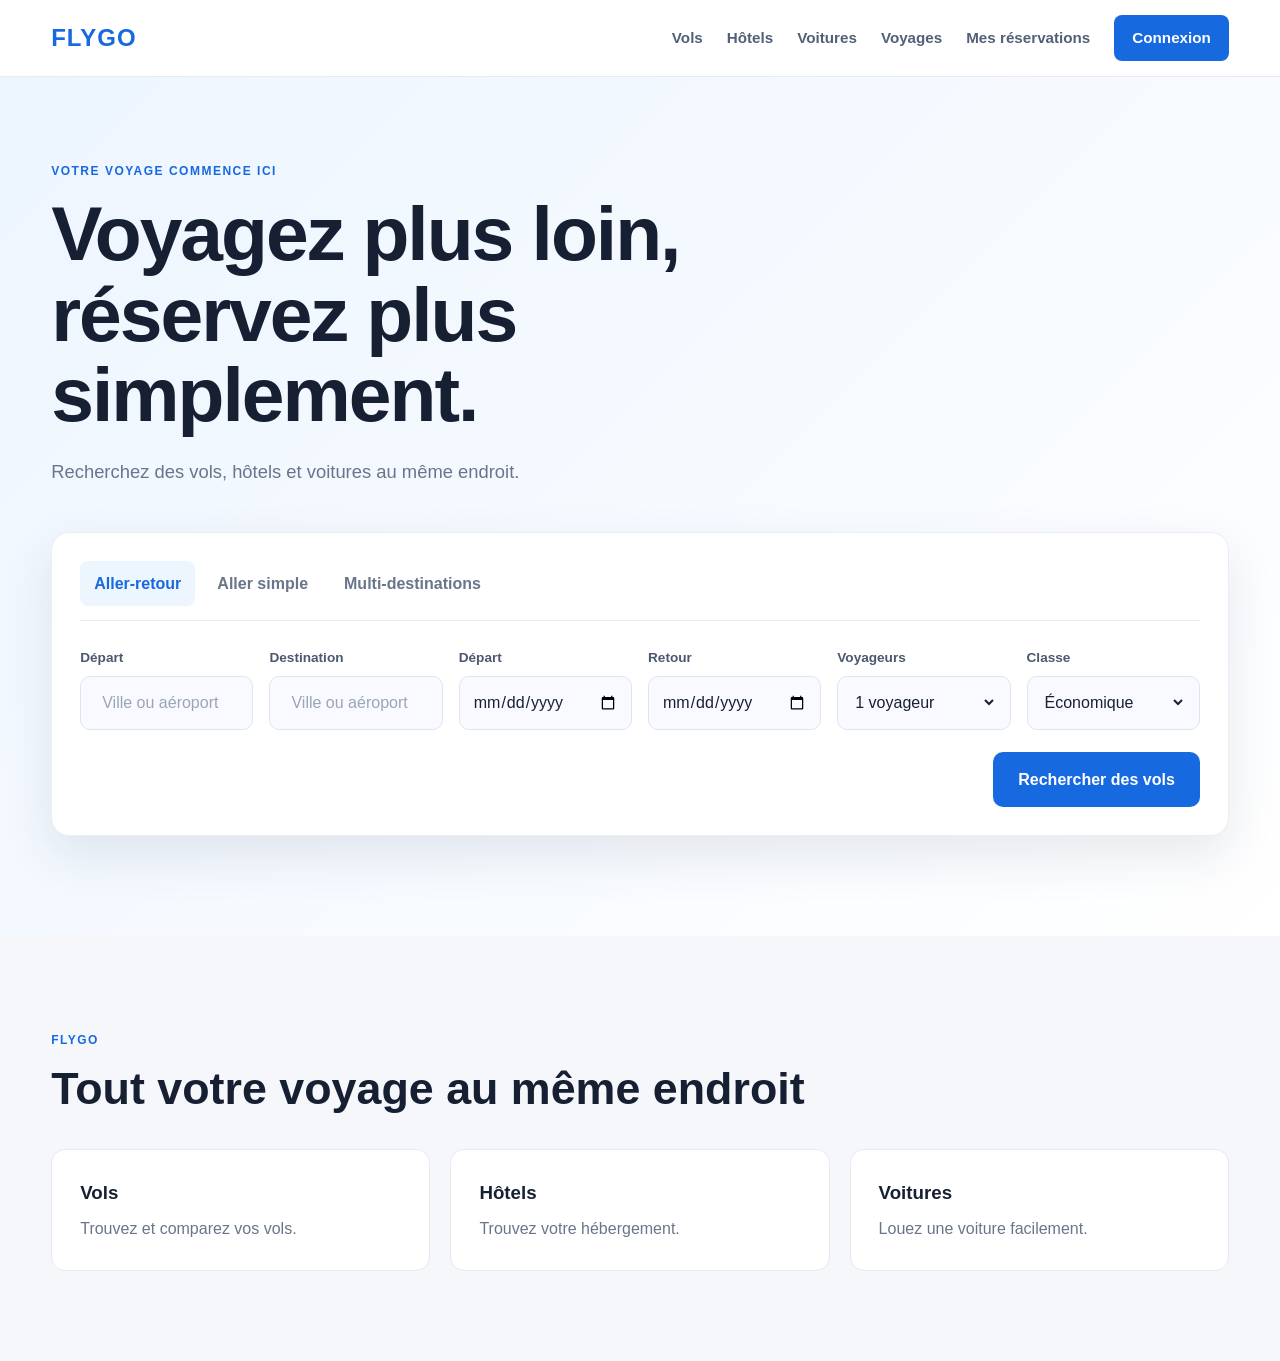
<file: index.html>
<!DOCTYPE html>
<html lang="fr">

<head>
    <meta charset="UTF-8">

    <meta
        name="viewport"
        content="width=device-width, initial-scale=1.0"
    >

    <meta
        name="description"
        content="FlyGo - Réservez vos vols, hôtels et voitures facilement."
    >

    <title>FlyGo - Réservez votre voyage</title>

    <link rel="stylesheet" href="css/style.css">
    <link rel="stylesheet" href="css/responsive.css">
</head>

<body>

    <!-- =========================
         HEADER
    ========================== -->

    <header class="site-header">

        <div class="container header-container">

            <a href="index.html" class="logo">
                FLYGO
            </a>

            <button
                class="menu-toggle"
                id="menuToggle"
                type="button"
                aria-label="Ouvrir le menu"
                aria-expanded="false"
            >
                <span></span>
                <span></span>
                <span></span>
            </button>

            <nav class="main-nav" id="mainNav">

                <a href="pages/flights.html">
                    Vols
                </a>

                <a href="pages/hotels.html">
                    Hôtels
                </a>

                <a href="pages/cars.html">
                    Voitures
                </a>

                <a href="#">
                    Voyages
                </a>

                <a href="pages/bookings.html">
                    Mes réservations
                </a>

                <a
                    href="pages/profile.html"
                    class="login-link"
                >
                    Connexion
                </a>

            </nav>

        </div>

    </header>


    <!-- =========================
         CONTENU PRINCIPAL
    ========================== -->

    <main>

        <!-- HERO -->

        <section class="hero">

            <div class="container hero-content">

                <div class="hero-text">

                    <span class="eyebrow">
                        VOTRE VOYAGE COMMENCE ICI
                    </span>

                    <h1>
                        Voyagez plus loin,
                        réservez plus simplement.
                    </h1>

                    <p>
                        Recherchez des vols, hôtels et voitures
                        au même endroit.
                    </p>

                </div>


                <!-- =========================
                     SEARCH BOX
                ========================== -->

                <div class="search-card">

                    <div class="trip-types">

                        <button
                            class="trip-type active"
                            type="button"
                            data-trip="roundtrip"
                        >
                            Aller-retour
                        </button>

                        <button
                            class="trip-type"
                            type="button"
                            data-trip="oneway"
                        >
                            Aller simple
                        </button>

                        <button
                            class="trip-type"
                            type="button"
                            data-trip="multi"
                        >
                            Multi-destinations
                        </button>

                    </div>


                    <form id="flightSearchForm">

                        <div class="search-grid">


                            <!-- DÉPART -->

                            <div class="field-group">

                                <label for="departure">
                                    Départ
                                </label>

                                <div class="input-box">

                                    <span class="field-icon">
                                        
                                    </span>

                                    <input
                                        type="text"
                                        id="departure"
                                        name="departure"
                                        placeholder="Ville ou aéroport"
                                        autocomplete="off"
                                        required
                                    >

                                </div>

                            </div>


                            <!-- DESTINATION -->

                            <div class="field-group">

                                <label for="destination">
                                    Destination
                                </label>

                                <div class="input-box">

                                    <span class="field-icon">
                                        
                                    </span>

                                    <input
                                        type="text"
                                        id="destination"
                                        name="destination"
                                        placeholder="Ville ou aéroport"
                                        autocomplete="off"
                                        required
                                    >

                                </div>

                            </div>


                            <!-- DÉPART -->

                            <div class="field-group">

                                <label for="departureDate">
                                    Départ
                                </label>

                                <div class="input-box">

                                    <input
                                        type="date"
                                        id="departureDate"
                                        name="departureDate"
                                        required
                                    >

                                </div>

                            </div>


                            <!-- RETOUR -->

                            <div
                                class="field-group"
                                id="returnField"
                            >

                                <label for="returnDate">
                                    Retour
                                </label>

                                <div class="input-box">

                                    <input
                                        type="date"
                                        id="returnDate"
                                        name="returnDate"
                                    >

                                </div>

                            </div>


                            <!-- VOYAGEURS -->

                            <div class="field-group">

                                <label for="passengers">
                                    Voyageurs
                                </label>

                                <div class="input-box">

                                    <select
                                        id="passengers"
                                        name="passengers"
                                    >
                                        <option value="1">
                                            1 voyageur
                                        </option>

                                        <option value="2">
                                            2 voyageurs
                                        </option>

                                        <option value="3">
                                            3 voyageurs
                                        </option>

                                        <option value="4">
                                            4 voyageurs
                                        </option>

                                        <option value="5">
                                            5 voyageurs
                                        </option>

                                        <option value="6">
                                            6 voyageurs
                                        </option>
                                    </select>

                                </div>

                            </div>


                            <!-- CLASSE -->

                            <div class="field-group">

                                <label for="travelClass">
                                    Classe
                                </label>

                                <div class="input-box">

                                    <select
                                        id="travelClass"
                                        name="travelClass"
                                    >

                                        <option value="economy">
                                            Économique
                                        </option>

                                        <option value="premium">
                                            Premium Economy
                                        </option>

                                        <option value="business">
                                            Business
                                        </option>

                                        <option value="first">
                                            Première
                                        </option>

                                    </select>

                                </div>

                            </div>

                        </div>


                        <div class="search-actions">

                            <button
                                type="submit"
                                class="search-button"
                            >
                                Rechercher des vols
                            </button>

                        </div>

                    </form>

                </div>

            </div>

        </section>


        <!-- =========================
             SERVICES
        ========================== -->

        <section class="services">

            <div class="container">

                <div class="section-heading">

                    <span class="eyebrow">
                        FLYGO
                    </span>

                    <h2>
                        Tout votre voyage au même endroit
                    </h2>

                </div>


                <div class="service-grid">

                    <a
                        href="pages/flights.html"
                        class="service-card"
                    >
                        <h3>Vols</h3>

                        <p>
                            Trouvez et comparez vos vols.
                        </p>
                    </a>


                    <a
                        href="pages/hotels.html"
                        class="service-card"
                    >
                        <h3>Hôtels</h3>

                        <p>
                            Trouvez votre hébergement.
                        </p>
                    </a>


                    <a
                        href="pages/cars.html"
                        class="service-card"
                    >
                        <h3>Voitures</h3>

                        <p>
                            Louez une voiture facilement.
                        </p>
                    </a>

                </div>

            </div>

        </section>

    </main>


    <!-- =========================
         JAVASCRIPT
    ========================== -->

    <script src="js/app.js"></script>

</body>

</html>
</file>
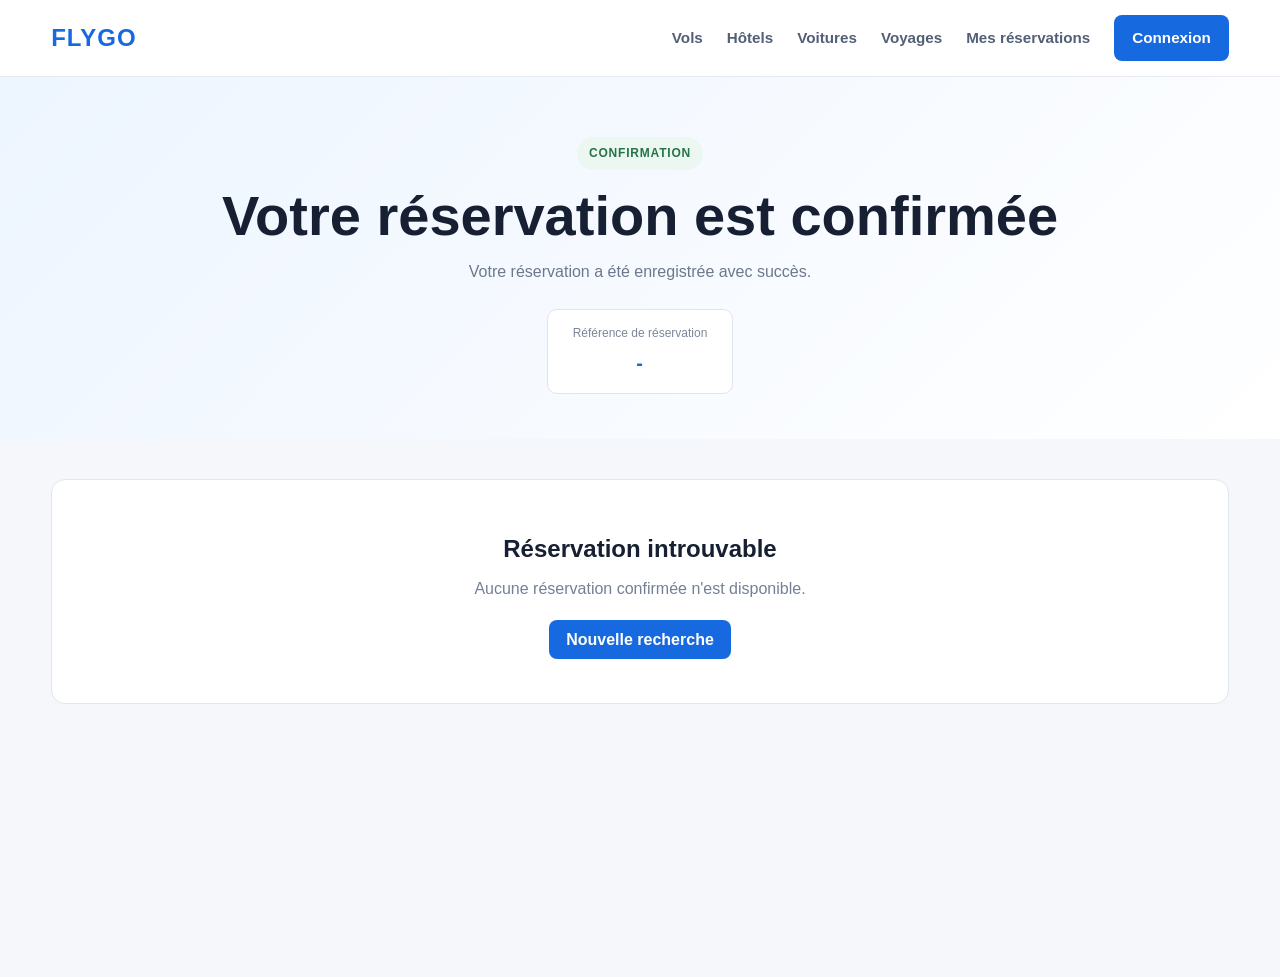
<file: pages/confirmation.html>
<!DOCTYPE html>
<html lang="fr">

<head>
    <meta charset="UTF-8">

    <meta
        name="viewport"
        content="width=device-width, initial-scale=1.0"
    >

    <meta
        name="description"
        content="Confirmation de réservation et billet électronique FlyGo."
    >

    <title>Réservation confirmée - FlyGo</title>

    <link rel="stylesheet" href="../css/style.css">
    <link rel="stylesheet" href="../css/components.css">
    <link rel="stylesheet" href="../css/responsive.css">
</head>

<body>

    <header class="site-header">

        <div class="container header-container">

            <a
                href="../index.html"
                class="logo"
            >
                FLYGO
            </a>

            <button
                class="menu-toggle"
                id="menuToggle"
                type="button"
                aria-label="Ouvrir le menu"
                aria-expanded="false"
            >
                <span></span>
                <span></span>
                <span></span>
            </button>

            <nav
                class="main-nav"
                id="mainNav"
            >

                <a href="flights.html">
                    Vols
                </a>

                <a href="hotels.html">
                    Hôtels
                </a>

                <a href="cars.html">
                    Voitures
                </a>

                <a href="#">
                    Voyages
                </a>

                <a href="bookings.html">
                    Mes réservations
                </a>

                <a
                    href="profile.html"
                    class="login-link"
                >
                    Connexion
                </a>

            </nav>

        </div>

    </header>


    <main class="confirmation-page">

        <section class="confirmation-header">

            <div class="container confirmation-heading">

                <div class="confirmation-status">
                    Confirmation
                </div>

                <h1>
                    Votre réservation est confirmée
                </h1>

                <p>
                    Votre réservation a été enregistrée
                    avec succès.
                </p>

                <div class="booking-reference-box">

                    <span>
                        Référence de réservation
                    </span>

                    <strong id="bookingReference">
                        -
                    </strong>

                </div>

            </div>

        </section>


        <section class="confirmation-content">

            <div class="container confirmation-layout">

                <section class="ticket">

                    <div class="ticket-header">

                        <div>

                            <span class="eyebrow">
                                BILLET ÉLECTRONIQUE
                            </span>

                            <h2 id="ticketTitle">
                                Vol FlyGo
                            </h2>

                        </div>

                        <div
                            class="ticket-status"
                            id="ticketStatus"
                        >
                            PAYÉ
                        </div>

                    </div>


                    <div
                        class="ticket-route"
                        id="ticketRoute"
                    >
                    </div>


                    <div
                        class="ticket-information"
                        id="ticketInformation"
                    >
                    </div>


                    <div class="ticket-passengers">

                        <div class="ticket-section-title">
                            Passagers
                        </div>

                        <div
                            id="ticketPassengers"
                        >
                        </div>

                    </div>


                    <div class="ticket-services">

                        <div class="ticket-section-title">
                            Services
                        </div>

                        <div
                            id="ticketServices"
                        >
                        </div>

                    </div>


                    <div class="ticket-footer">

                        <div>

                            <span>
                                Référence de paiement
                            </span>

                            <strong id="paymentReference">
                                -
                            </strong>

                        </div>

                        <div>

                            <span>
                                Montant total
                            </span>

                            <strong id="ticketTotal">
                                -
                            </strong>

                        </div>

                    </div>

                </section>


                <aside class="confirmation-actions">

                    <h2>
                        Votre voyage
                    </h2>

                    <p>
                        Conservez cette référence pour
                        retrouver votre réservation.
                    </p>


                    <button
                        type="button"
                        id="printTicket"
                        class="primary-action"
                    >
                        Imprimer le billet
                    </button>


                    <button
                        type="button"
                        id="downloadTicket"
                        class="secondary-action"
                    >
                        Enregistrer le billet
                    </button>


                    <a
                        href="bookings.html"
                        class="secondary-action action-link"
                    >
                        Voir mes réservations
                    </a>


                    <a
                        href="../index.html"
                        class="text-action"
                    >
                        Nouvelle recherche
                    </a>

                </aside>

            </div>

        </section>

    </main>


<script src="../js/app.js"></script>
<script src="../js/storage.js"></script>
<script src="../js/confirmation.js"></script>

</body>

</html>
</file>
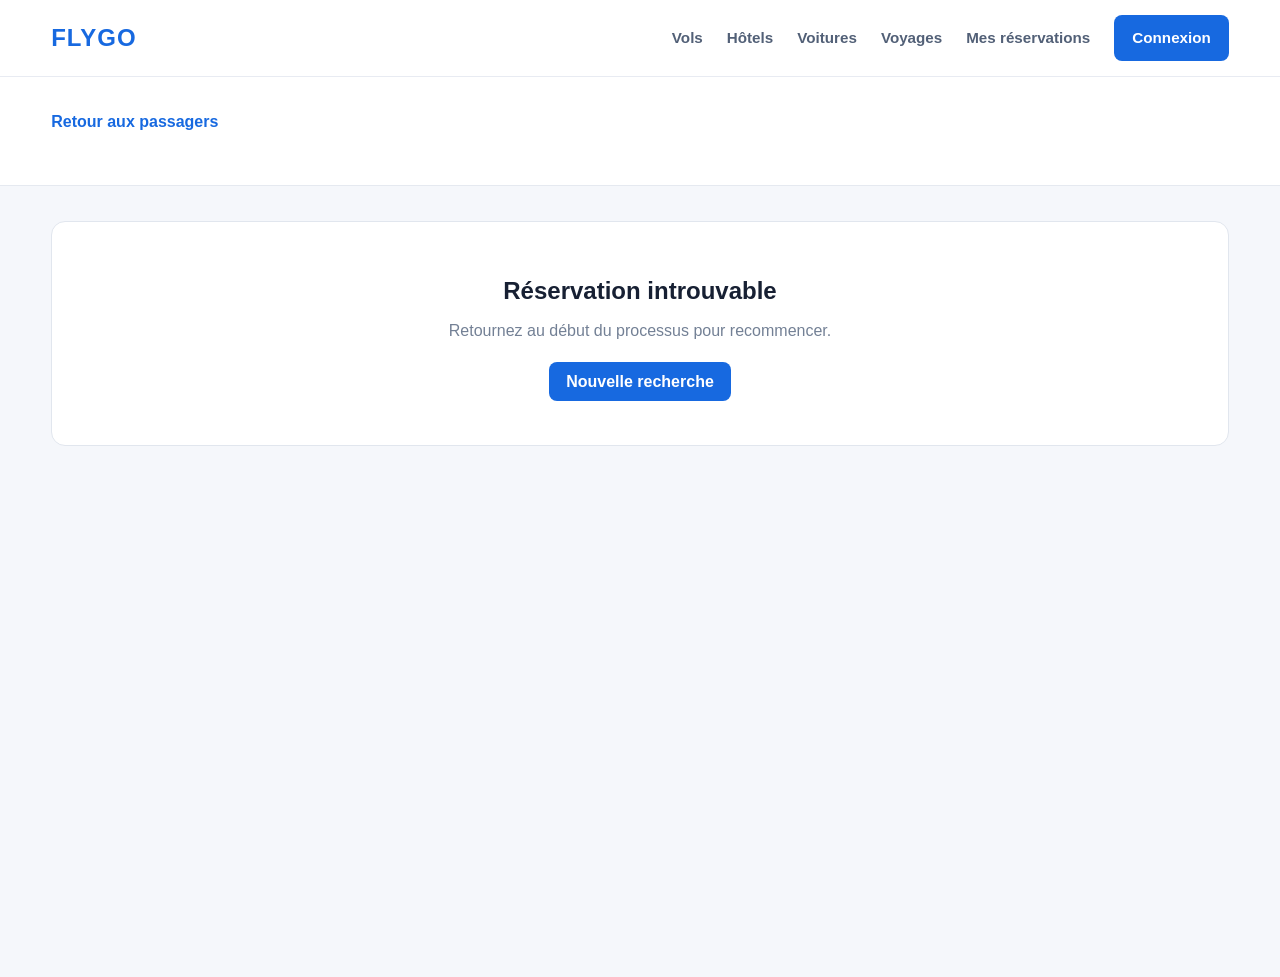
<file: pages/extras.html>
<!DOCTYPE html>
<html lang="fr">

<head>
    <meta charset="UTF-8">

    <meta
        name="viewport"
        content="width=device-width, initial-scale=1.0"
    >

    <meta
        name="description"
        content="Options supplémentaires de votre réservation FlyGo."
    >

    <title>Options supplémentaires - FlyGo</title>

    <link rel="stylesheet" href="../css/style.css">
    <link rel="stylesheet" href="../css/components.css">
    <link rel="stylesheet" href="../css/responsive.css">
</head>

<body>

    <header class="site-header">

        <div class="container header-container">

            <a href="../index.html" class="logo">
                FLYGO
            </a>

            <button
                class="menu-toggle"
                id="menuToggle"
                type="button"
                aria-label="Ouvrir le menu"
                aria-expanded="false"
            >
                <span></span>
                <span></span>
                <span></span>
            </button>

            <nav class="main-nav" id="mainNav">

                <a href="flights.html">Vols</a>
                <a href="hotels.html">Hôtels</a>
                <a href="cars.html">Voitures</a>
                <a href="#">Voyages</a>
                <a href="bookings.html">Mes réservations</a>

                <a
                    href="profile.html"
                    class="login-link"
                >
                    Connexion
                </a>

            </nav>

        </div>

    </header>


    <main class="extras-page">

        <section class="details-header">

            <div class="container">

                <a
                    href="passengers.html"
                    class="back-link"
                >
                    Retour aux passagers
                </a>

                <div id="extrasRoute"></div>

            </div>

        </section>


        <section class="extras-content">

            <div class="container extras-layout">

                <section class="extras-main">

                    <div class="detail-panel">

                        <div class="panel-heading">

                            <div>

                                <span class="eyebrow">
                                    ÉTAPE 4
                                </span>

                                <h1>
                                    Personnalisez votre voyage
                                </h1>

                                <p class="form-introduction">
                                    Ajoutez uniquement les services
                                    dont vous avez besoin.
                                </p>

                            </div>

                        </div>


                        <div
                            class="extras-list"
                            id="extrasList"
                        >
                        </div>

                    </div>


                    <div class="detail-panel">

                        <div class="panel-heading">

                            <div>

                                <span class="eyebrow">
                                    CONDITIONS
                                </span>

                                <h2>
                                    Informations importantes
                                </h2>

                            </div>

                        </div>


                        <div class="conditions-box">

                            <p>
                                Les services sélectionnés seront
                                ajoutés au montant de votre réservation.
                            </p>

                            <p>
                                Certains services peuvent être
                                soumis aux conditions de la compagnie.
                            </p>

                        </div>

                    </div>

                </section>


                <aside class="booking-summary">

                    <div class="summary-heading">

                        <h2>
                            Votre réservation
                        </h2>

                    </div>


                    <div id="extrasSummary">
                    </div>


                    <button
                        type="button"
                        class="continue-button"
                        id="continueExtras"
                    >
                        Continuer vers le paiement
                    </button>

                </aside>

            </div>

        </section>

    </main>


    <script src="../js/app.js"></script>
    <script src="../js/storage.js"></script>
    <script src="../js/booking.js"></script>
    <script src="../js/extras.js"></script>

</body>

</html>
</file>
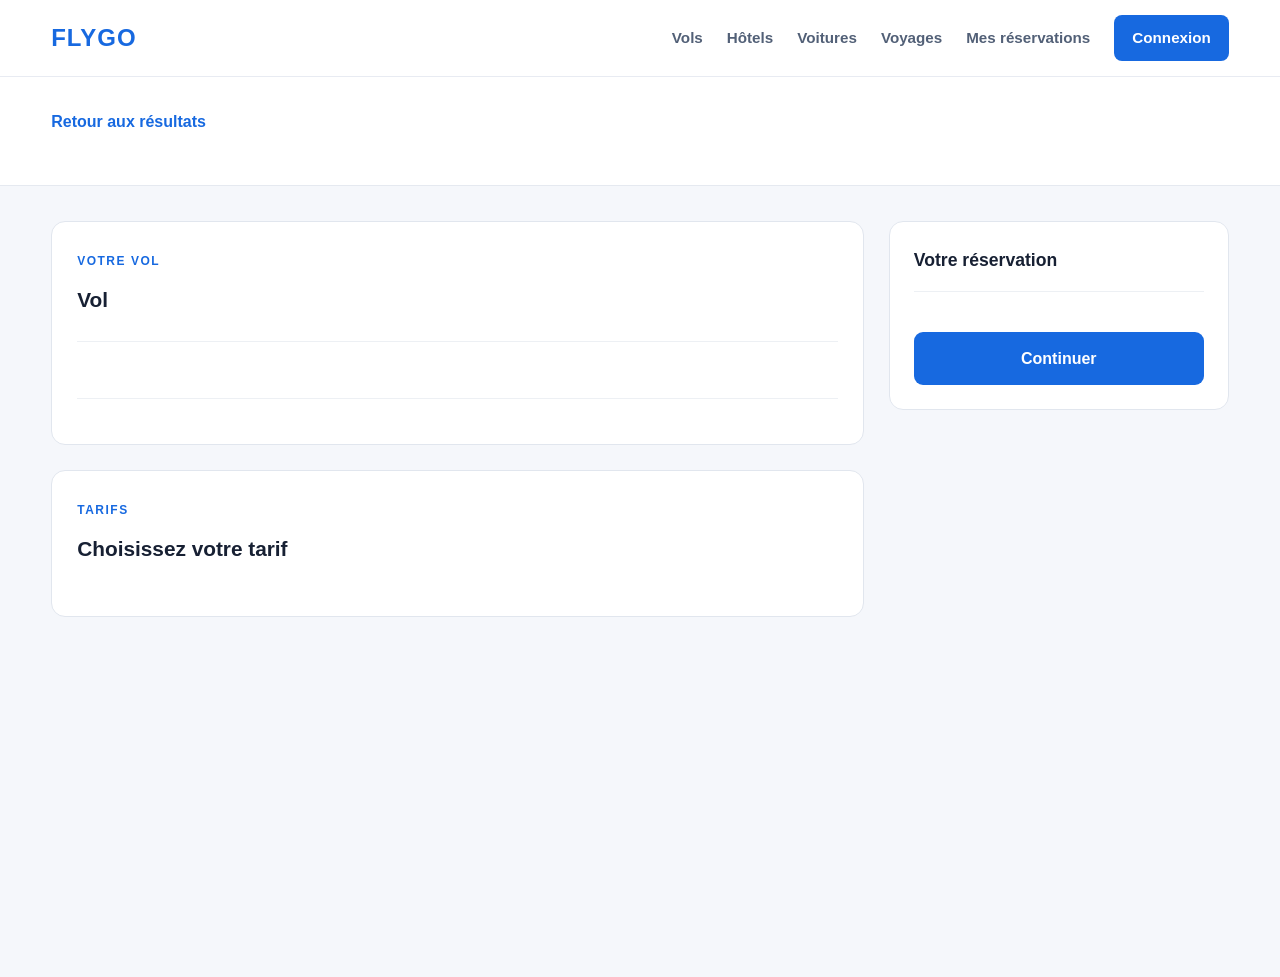
<file: pages/flight-details.html>
<!DOCTYPE html>
<html lang="fr">

<head>
    <meta charset="UTF-8">

    <meta
        name="viewport"
        content="width=device-width, initial-scale=1.0"
    >

    <meta
        name="description"
        content="Détails et tarifs du vol sélectionné."
    >

    <title>Détails du vol - FlyGo</title>

    <link rel="stylesheet" href="../css/style.css">
    <link rel="stylesheet" href="../css/components.css">
    <link rel="stylesheet" href="../css/responsive.css">
</head>

<body>

    <header class="site-header">

        <div class="container header-container">

            <a href="../index.html" class="logo">
                FLYGO
            </a>

            <button
                class="menu-toggle"
                id="menuToggle"
                type="button"
                aria-label="Ouvrir le menu"
                aria-expanded="false"
            >
                <span></span>
                <span></span>
                <span></span>
            </button>

            <nav class="main-nav" id="mainNav">

                <a href="flights.html">Vols</a>
                <a href="hotels.html">Hôtels</a>
                <a href="cars.html">Voitures</a>
                <a href="#">Voyages</a>
                <a href="bookings.html">Mes réservations</a>
                <a href="profile.html" class="login-link">
                    Connexion
                </a>

            </nav>

        </div>

    </header>


    <main class="details-page">

        <section class="details-header">

            <div class="container">

                <a
                    href="flights.html"
                    class="back-link"
                >
                    Retour aux résultats
                </a>

                <div id="detailsRoute"></div>

            </div>

        </section>


        <section class="details-content">

            <div class="container details-layout">

                <div class="details-main">

                    <section class="detail-panel">

                        <div class="panel-heading">

                            <div>
                                <span class="eyebrow">
                                    VOTRE VOL
                                </span>

                                <h2 id="airlineName">
                                    Vol
                                </h2>
                            </div>

                            <span
                                class="flight-reference"
                                id="flightReference"
                            >
                            </span>

                        </div>


                        <div
                            class="flight-route-large"
                            id="flightRoute"
                        >
                        </div>


                        <div
                            class="flight-information"
                            id="flightInformation"
                        >
                        </div>

                    </section>


                    <section class="detail-panel">

                        <div class="panel-heading">

                            <div>
                                <span class="eyebrow">
                                    TARIFS
                                </span>

                                <h2>
                                    Choisissez votre tarif
                                </h2>
                            </div>

                        </div>


                        <div
                            class="fare-grid"
                            id="fareGrid"
                        >
                        </div>

                    </section>

                </div>


                <aside class="booking-summary">

                    <div class="summary-heading">
                        <h2>Votre réservation</h2>
                    </div>

                    <div
                        id="summaryContent"
                    >
                    </div>

                    <button
                        type="button"
                        class="continue-button"
                        id="continueButton"
                    >
                        Continuer
                    </button>

                </aside>

            </div>

        </section>

    </main>


    <script src="../js/app.js"></script>
    <script src="../js/booking.js"></script>

</body>

</html>
</file>
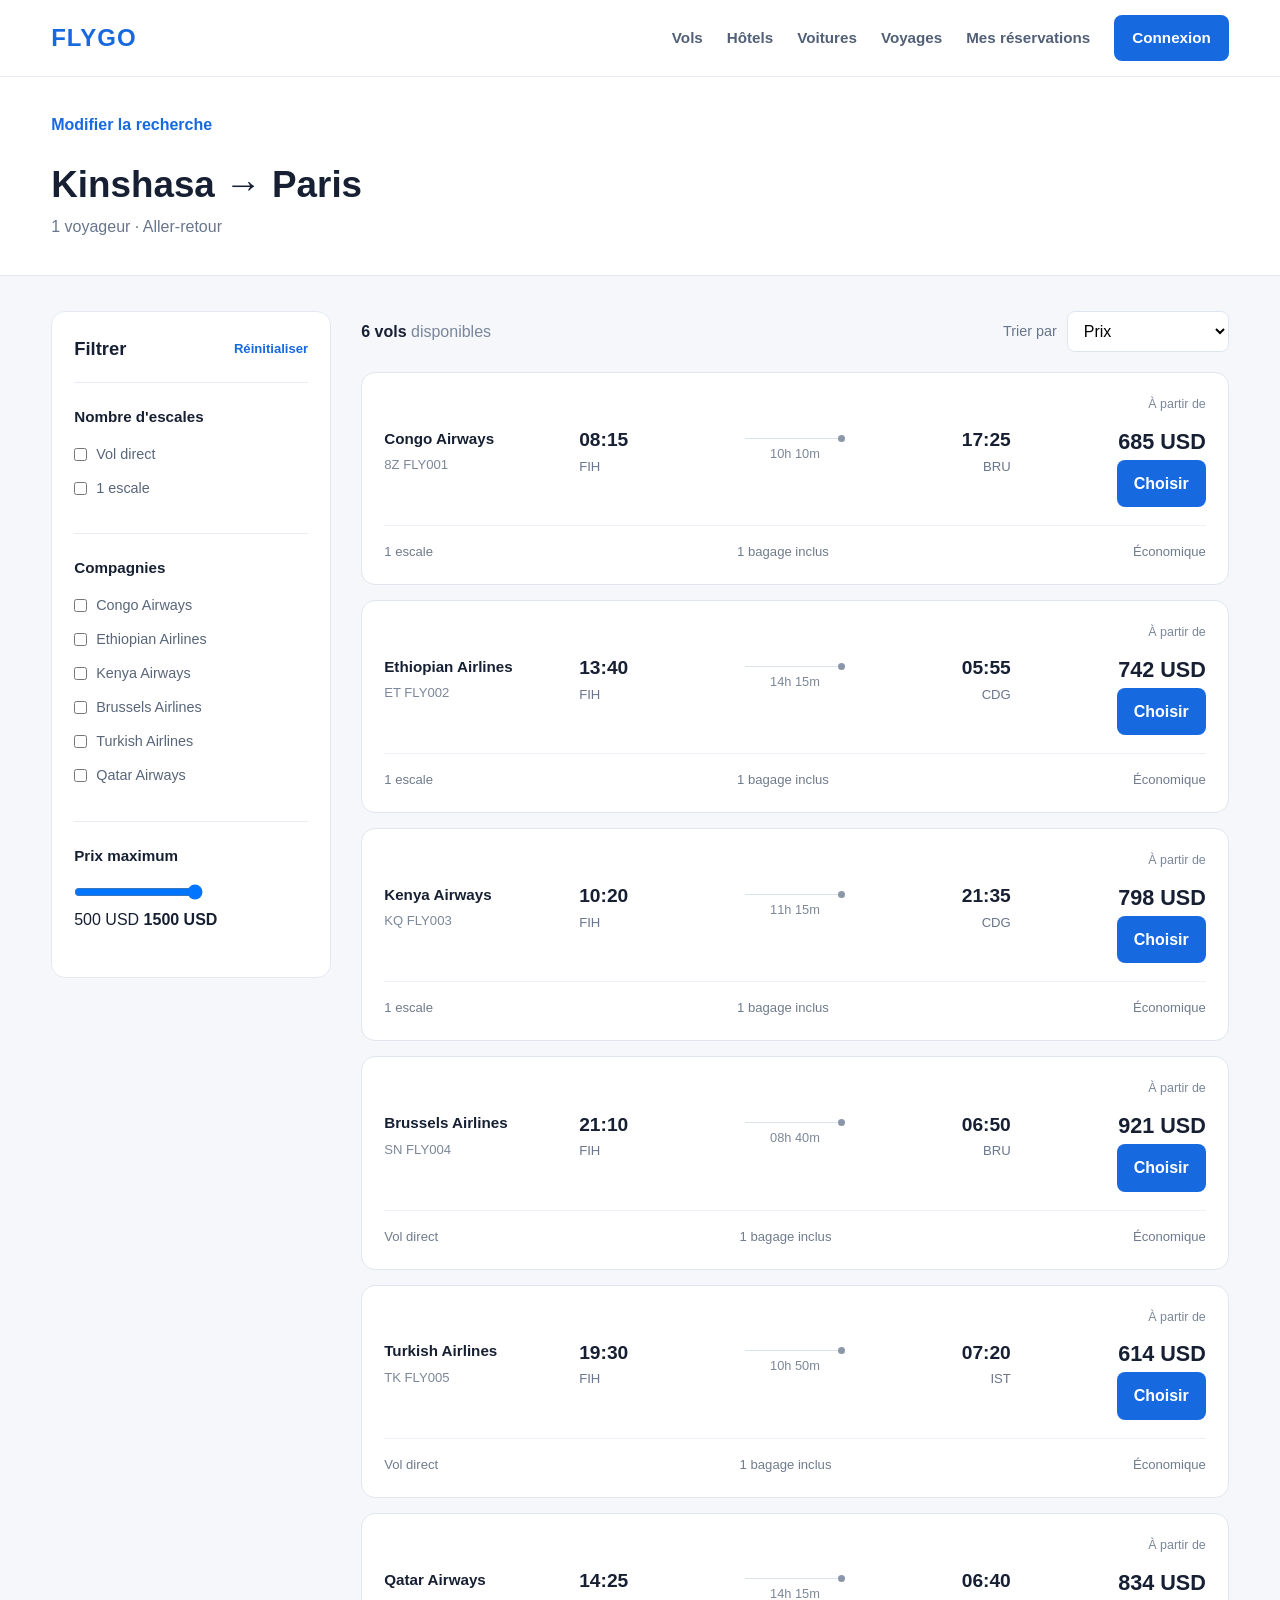
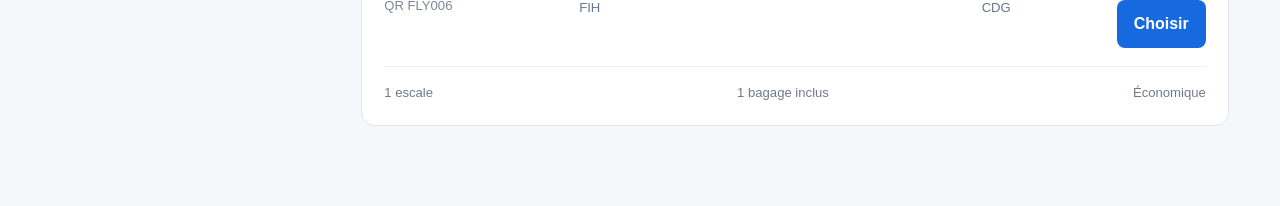
<file: pages/flights.html>
<!DOCTYPE html>
<html lang="fr">

<head>
    <meta charset="UTF-8">

    <meta
        name="viewport"
        content="width=device-width, initial-scale=1.0"
    >

    <meta
        name="description"
        content="Résultats de recherche de vols FlyGo."
    >

    <title>Résultats des vols - FlyGo</title>

    <link rel="stylesheet" href="../css/style.css">
    <link rel="stylesheet" href="../css/components.css">
    <link rel="stylesheet" href="../css/responsive.css">
</head>

<body>

    <header class="site-header">

        <div class="container header-container">

            <a href="../index.html" class="logo">
                FLYGO
            </a>

            <button
                class="menu-toggle"
                id="menuToggle"
                type="button"
                aria-label="Ouvrir le menu"
                aria-expanded="false"
            >
                <span></span>
                <span></span>
                <span></span>
            </button>

            <nav class="main-nav" id="mainNav">

                <a href="flights.html">
                    Vols
                </a>

                <a href="hotels.html">
                    Hôtels
                </a>

                <a href="cars.html">
                    Voitures
                </a>

                <a href="#">
                    Voyages
                </a>

                <a href="bookings.html">
                    Mes réservations
                </a>

                <a
                    href="profile.html"
                    class="login-link"
                >
                    Connexion
                </a>

            </nav>

        </div>

    </header>


    <main class="results-page">

        <section class="results-header">

            <div class="container">

                <a
                    href="../index.html"
                    class="back-link"
                >
                    Modifier la recherche
                </a>

                <div
                    class="route-summary"
                    id="routeSummary"
                >
                </div>

            </div>

        </section>


        <section class="results-content">

            <div class="container results-layout">

                <aside class="filters-panel">

                    <div class="filters-header">

                        <h2>Filtrer</h2>

                        <button
                            type="button"
                            id="resetFilters"
                        >
                            Réinitialiser
                        </button>

                    </div>


                    <div class="filter-group">

                        <h3>Nombre d'escales</h3>

                        <label class="filter-option">

                            <input
                                type="checkbox"
                                value="0"
                                class="stop-filter"
                            >

                            <span>Vol direct</span>

                        </label>


                        <label class="filter-option">

                            <input
                                type="checkbox"
                                value="1"
                                class="stop-filter"
                            >

                            <span>1 escale</span>

                        </label>

                    </div>


                    <div class="filter-group">

                        <h3>Compagnies</h3>

                        <div id="airlineFilters"></div>

                    </div>


                    <div class="filter-group">

                        <h3>Prix maximum</h3>

                        <div class="price-range">

                            <input
                                type="range"
                                id="priceFilter"
                                min="500"
                                max="1500"
                                step="10"
                                value="1500"
                            >

                            <div class="price-range-value">

                                <span>500 USD</span>

                                <strong id="priceValue">
                                    1500 USD
                                </strong>

                            </div>

                        </div>

                    </div>

                </aside>


                <section class="flights-section">

                    <div class="results-toolbar">

                        <div>

                            <strong id="resultsCount">
                                0 vols
                            </strong>

                            <span class="results-description">
                                disponibles
                            </span>

                        </div>


                        <div class="sort-container">

                            <label for="sortFlights">
                                Trier par
                            </label>

                            <select id="sortFlights">

                                <option value="price">
                                    Prix
                                </option>

                                <option value="duration">
                                    Durée
                                </option>

                                <option value="departure">
                                    Heure de départ
                                </option>

                            </select>

                        </div>

                    </div>


                    <div
                        id="flightsList"
                        class="flights-list"
                    >
                    </div>


                    <div
                        id="noResults"
                        class="no-results hidden"
                    >

                        <h2>
                            Aucun vol trouvé
                        </h2>

                        <p>
                            Essayez de modifier vos filtres
                            ou votre recherche.
                        </p>

                    </div>

                </section>

            </div>

        </section>

    </main>


    <script src="../data/flights.js"></script>
    <script src="../js/app.js"></script>
    <script src="../js/flights.js"></script>

</body>

</html>
</file>
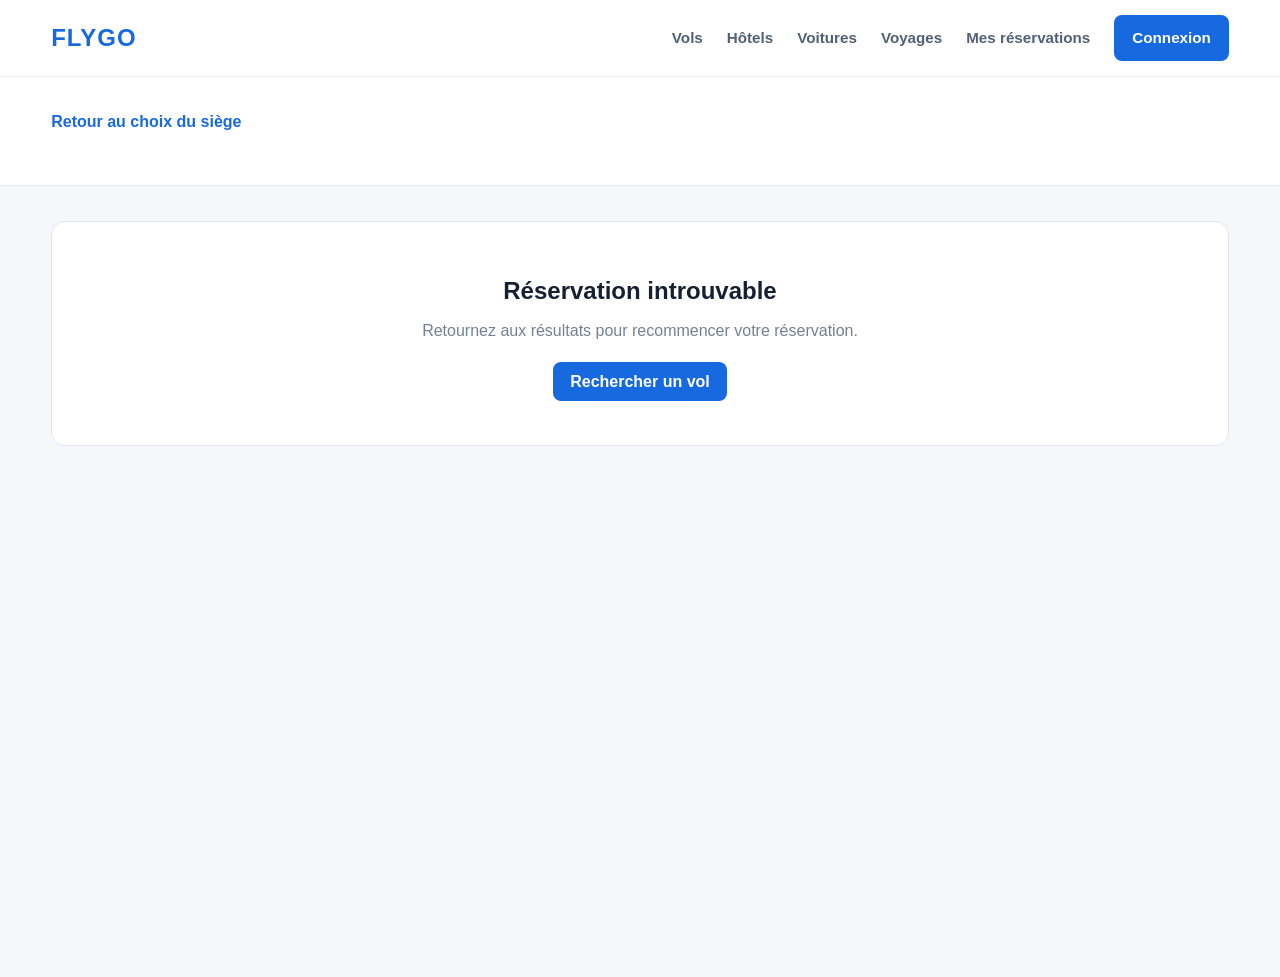
<file: pages/passengers.html>
<!DOCTYPE html>
<html lang="fr">

<head>
    <meta charset="UTF-8">

    <meta
        name="viewport"
        content="width=device-width, initial-scale=1.0"
    >

    <meta
        name="description"
        content="Informations des passagers - FlyGo."
    >

    <title>Informations des passagers - FlyGo</title>

    <link rel="stylesheet" href="../css/style.css">
    <link rel="stylesheet" href="../css/components.css">
    <link rel="stylesheet" href="../css/responsive.css">
</head>

<body>

    <header class="site-header">

        <div class="container header-container">

            <a href="../index.html" class="logo">
                FLYGO
            </a>

            <button
                class="menu-toggle"
                id="menuToggle"
                type="button"
                aria-label="Ouvrir le menu"
                aria-expanded="false"
            >
                <span></span>
                <span></span>
                <span></span>
            </button>

            <nav class="main-nav" id="mainNav">

                <a href="flights.html">Vols</a>
                <a href="hotels.html">Hôtels</a>
                <a href="cars.html">Voitures</a>
                <a href="#">Voyages</a>
                <a href="bookings.html">Mes réservations</a>

                <a
                    href="profile.html"
                    class="login-link"
                >
                    Connexion
                </a>

            </nav>

        </div>

    </header>


    <main class="passengers-page">

        <section class="details-header">

            <div class="container">

                <a
                    href="seats.html"
                    class="back-link"
                >
                    Retour au choix du siège
                </a>

                <div id="passengerRoute"></div>

            </div>

        </section>


        <section class="passengers-content">

            <div class="container passengers-layout">

                <section class="passengers-main">

                    <div class="detail-panel">

                        <div class="panel-heading">

                            <div>

                                <span class="eyebrow">
                                    ÉTAPE 3
                                </span>

                                <h1>
                                    Informations des passagers
                                </h1>

                                <p class="form-introduction">
                                    Entrez les informations exactement
                                    comme elles apparaissent sur
                                    les documents de voyage.
                                </p>

                            </div>

                        </div>


                        <div id="passengersForm">
                        </div>

                    </div>


                    <div class="detail-panel">

                        <div class="panel-heading">

                            <div>

                                <span class="eyebrow">
                                    CONTACT
                                </span>

                                <h2>
                                    Coordonnées du voyageur principal
                                </h2>

                            </div>

                        </div>


                        <div class="form-grid">

                            <div class="form-field">

                                <label for="contactEmail">
                                    Adresse e-mail
                                </label>

                                <input
                                    type="email"
                                    id="contactEmail"
                                    placeholder="exemple@email.com"
                                    required
                                >

                            </div>


                            <div class="form-field">

                                <label for="contactPhone">
                                    Numéro de téléphone
                                </label>

                                <input
                                    type="tel"
                                    id="contactPhone"
                                    placeholder="+243..."
                                    required
                                >

                            </div>

                        </div>

                    </div>

                    <div
                        id="formError"
                        class="form-error hidden"
                        role="alert"
                    >
                    </div>

                </section>


                <aside class="booking-summary">

                    <div class="summary-heading">

                        <h2>
                            Résumé
                        </h2>

                    </div>


                    <div id="passengerSummary">
                    </div>


                    <button
                        type="button"
                        class="continue-button"
                        id="continuePassengers"
                    >
                        Continuer
                    </button>

                </aside>

            </div>

        </section>

    </main>


    <script src="../js/app.js"></script>
    <script src="../js/booking.js"></script>
    <script src="../js/passengers.js"></script>

</body>

</html>
</file>
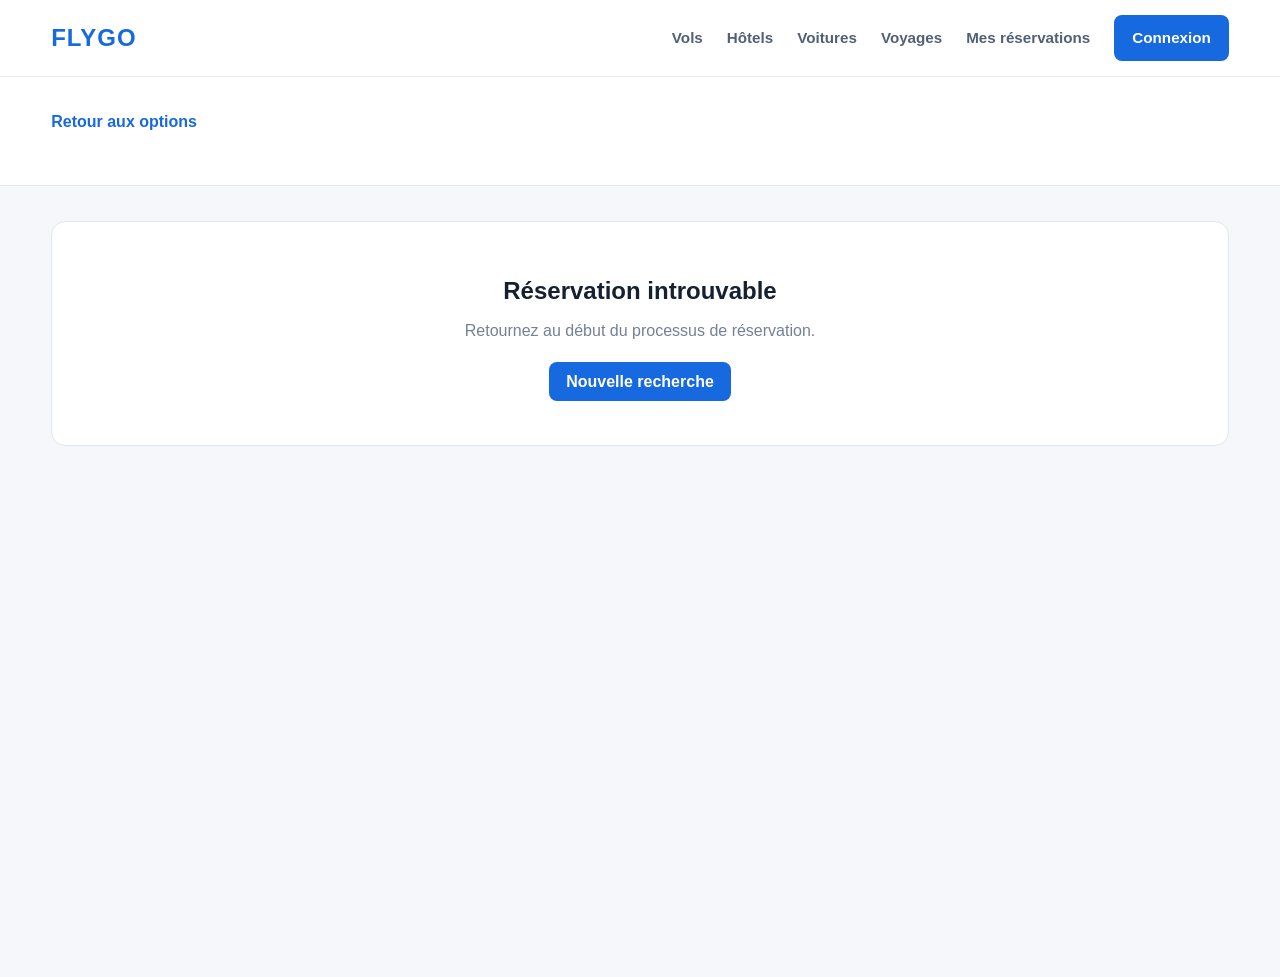
<file: pages/payment.html>
<!DOCTYPE html>
<html lang="fr">

<head>
    <meta charset="UTF-8">

    <meta
        name="viewport"
        content="width=device-width, initial-scale=1.0"
    >

    <meta
        name="description"
        content="Paiement de votre réservation FlyGo."
    >

    <title>Paiement - FlyGo</title>

    <link rel="stylesheet" href="../css/style.css">
    <link rel="stylesheet" href="../css/components.css">
    <link rel="stylesheet" href="../css/responsive.css">
</head>

<body>

    <header class="site-header">

        <div class="container header-container">

            <a
                href="../index.html"
                class="logo"
            >
                FLYGO
            </a>

            <button
                class="menu-toggle"
                id="menuToggle"
                type="button"
                aria-label="Ouvrir le menu"
                aria-expanded="false"
            >
                <span></span>
                <span></span>
                <span></span>
            </button>

            <nav
                class="main-nav"
                id="mainNav"
            >

                <a href="flights.html">
                    Vols
                </a>

                <a href="hotels.html">
                    Hôtels
                </a>

                <a href="cars.html">
                    Voitures
                </a>

                <a href="#">
                    Voyages
                </a>

                <a href="bookings.html">
                    Mes réservations
                </a>

                <a
                    href="profile.html"
                    class="login-link"
                >
                    Connexion
                </a>

            </nav>

        </div>

    </header>


    <main class="payment-page">

        <section class="details-header">

            <div class="container">

                <a
                    href="extras.html"
                    class="back-link"
                >
                    Retour aux options
                </a>

                <div id="paymentRoute"></div>

            </div>

        </section>


        <section class="payment-content">

            <div class="container payment-layout">

                <section class="payment-main">

                    <div class="detail-panel">

                        <div class="panel-heading">

                            <div>

                                <span class="eyebrow">
                                    ÉTAPE 5
                                </span>

                                <h1>
                                    Paiement
                                </h1>

                                <p class="form-introduction">
                                    Sélectionnez votre mode de paiement
                                    et renseignez les informations demandées.
                                </p>

                            </div>

                        </div>


                        <div
                            class="payment-methods"
                            id="paymentMethods"
                        >

                            <button
                                type="button"
                                class="payment-method active"
                                data-method="card"
                            >
                                <strong>
                                    Carte bancaire
                                </strong>

                                <span>
                                    Visa, Mastercard
                                </span>

                            </button>


                            <button
                                type="button"
                                class="payment-method"
                                data-method="mobile"
                            >
                                <strong>
                                    Mobile Money
                                </strong>

                                <span>
                                    Paiement mobile
                                </span>

                            </button>


                            <button
                                type="button"
                                class="payment-method"
                                data-method="bank"
                            >
                                <strong>
                                    Virement bancaire
                                </strong>

                                <span>
                                    Paiement par virement
                                </span>

                            </button>

                        </div>


                        <form
                            id="paymentForm"
                            novalidate
                        >

                            <div
                                id="paymentFields"
                                class="payment-fields"
                            >
                            </div>


                            <div class="secure-payment">

                                <strong>
                                    Paiement sécurisé
                                </strong>

                                <p>
                                    Dans cette version frontend,
                                    aucune transaction réelle ne sera effectuée.
                                </p>

                            </div>


                            <label class="payment-agreement">

                                <input
                                    type="checkbox"
                                    id="paymentAgreement"
                                >

                                <span>
                                    J'accepte les conditions de réservation
                                    et je confirme les informations saisies.
                                </span>

                            </label>


                            <div
                                id="paymentError"
                                class="form-error hidden"
                                role="alert"
                            >
                            </div>


                            <button
                                type="submit"
                                class="payment-button"
                            >
                                Confirmer le paiement
                            </button>

                        </form>

                    </div>

                </section>


                <aside class="booking-summary">

                    <div class="summary-heading">

                        <h2>
                            Récapitulatif
                        </h2>

                    </div>


                    <div id="paymentSummary">
                    </div>

                </aside>

            </div>

        </section>

    </main>

<script src="../js/app.js"></script>
<script src="../js/storage.js"></script>
<script src="../js/payment.js"></script>
</body>

</html>
</file>
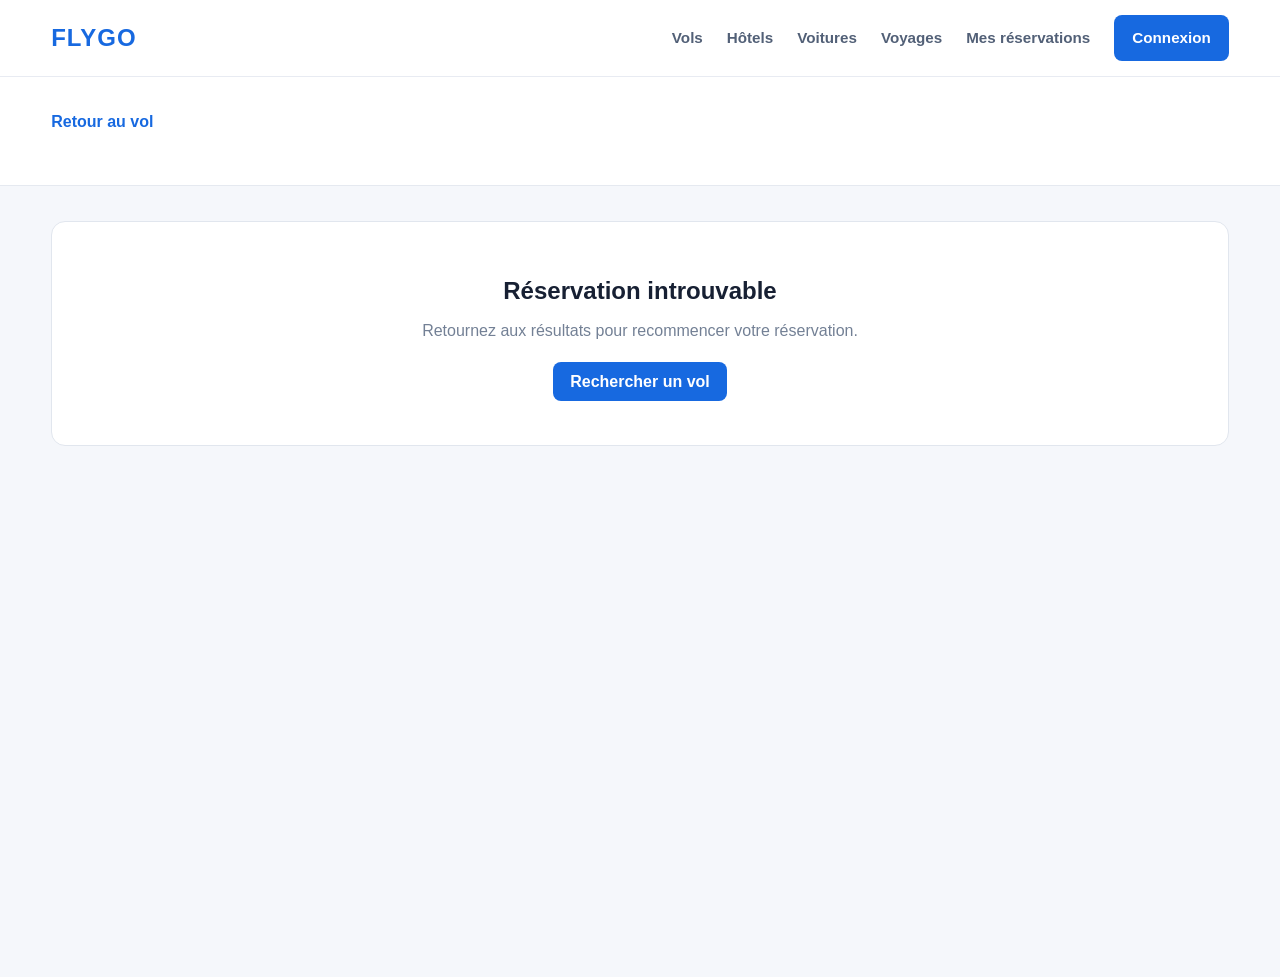
<file: pages/seats.html>
<!DOCTYPE html>
<html lang="fr">

<head>
    <meta charset="UTF-8">

    <meta
        name="viewport"
        content="width=device-width, initial-scale=1.0"
    >

    <meta
        name="description"
        content="Choisissez votre siège pour votre vol."
    >

    <title>Choix du siège - FlyGo</title>

    <link rel="stylesheet" href="../css/style.css">
    <link rel="stylesheet" href="../css/components.css">
    <link rel="stylesheet" href="../css/responsive.css">
</head>

<body>

    <header class="site-header">

        <div class="container header-container">

            <a href="../index.html" class="logo">
                FLYGO
            </a>

            <button
                class="menu-toggle"
                id="menuToggle"
                type="button"
                aria-label="Ouvrir le menu"
                aria-expanded="false"
            >
                <span></span>
                <span></span>
                <span></span>
            </button>

            <nav class="main-nav" id="mainNav">

                <a href="flights.html">Vols</a>
                <a href="hotels.html">Hôtels</a>
                <a href="cars.html">Voitures</a>
                <a href="#">Voyages</a>
                <a href="bookings.html">Mes réservations</a>

                <a
                    href="profile.html"
                    class="login-link"
                >
                    Connexion
                </a>

            </nav>

        </div>

    </header>


    <main class="seats-page">

        <section class="details-header">

            <div class="container">

                <a
                    href="flight-details.html"
                    class="back-link"
                >
                    Retour au vol
                </a>

                <div id="seatRoute"></div>

            </div>

        </section>


        <section class="seats-content">

            <div class="container seats-layout">

                <section class="seat-selection-panel">

                    <div class="panel-heading">

                        <div>

                            <span class="eyebrow">
                                ÉTAPE 2
                            </span>

                            <h1>
                                Choisissez votre siège
                            </h1>

                            <p class="seat-help">
                                Sélectionnez un siège disponible
                                pour continuer votre réservation.
                            </p>

                        </div>

                    </div>


                    <div class="seat-legend">

                        <div class="legend-item">

                            <span class="seat-demo available"></span>

                            <span>
                                Disponible
                            </span>

                        </div>


                        <div class="legend-item">

                            <span class="seat-demo selected"></span>

                            <span>
                                Sélectionné
                            </span>

                        </div>


                        <div class="legend-item">

                            <span class="seat-demo occupied"></span>

                            <span>
                                Occupé
                            </span>

                        </div>

                    </div>


                    <div class="aircraft">

                        <div class="aircraft-front">
                            Avant
                        </div>


                        <div class="seat-map-container">

                            <div
                                class="seat-map"
                                id="seatMap"
                            >
                            </div>

                        </div>


                        <div class="aircraft-back">
                            Arrière
                        </div>

                    </div>

                </section>


                <aside class="booking-summary">

                    <div class="summary-heading">

                        <h2>
                            Résumé
                        </h2>

                    </div>


                    <div
                        id="seatSummary"
                    >
                    </div>


                    <button
                        type="button"
                        class="continue-button"
                        id="continueSeats"
                    >
                        Continuer
                    </button>

                </aside>

            </div>

        </section>

    </main>


    <script src="../js/app.js"></script>
    <script src="../js/seats.js"></script>

</body>

</html>
</file>
<file: css/style.css>
/* =========================================
   FLYGO
   STYLE PRINCIPAL
========================================= */


/* =========================================
   RESET
========================================= */

* {
    margin: 0;
    padding: 0;
    box-sizing: border-box;
}


html {
    scroll-behavior: smooth;
}


body {
    font-family: Arial, sans-serif;
    background: #f5f7fb;
    color: #172033;
    line-height: 1.6;
}


a {
    text-decoration: none;
    color: inherit;
}


button,
input,
select {
    font: inherit;
}


button {
    cursor: pointer;
}


img {
    max-width: 100%;
    display: block;
}


/* =========================================
   CONTAINER
========================================= */

.container {
    width: min(1200px, 92%);
    margin: 0 auto;
}


/* =========================================
   HEADER
========================================= */

.site-header {
    background: #ffffff;
    border-bottom: 1px solid #e8ebf2;
    position: sticky;
    top: 0;
    z-index: 1000;
}


.header-container {
    min-height: 76px;

    display: flex;
    align-items: center;
    justify-content: space-between;

    gap: 30px;
}


.logo {
    font-size: 1.5rem;
    font-weight: 800;
    color: #1769e0;
    letter-spacing: 1px;
}


.main-nav {
    display: flex;
    align-items: center;
    gap: 24px;
}


.main-nav a {
    color: #526077;
    font-size: 0.95rem;
    font-weight: 600;

    transition:
        color 0.2s ease,
        transform 0.2s ease;
}


.main-nav a:hover {
    color: #1769e0;
}


.login-link {
    padding: 11px 18px;

    border-radius: 8px;

    background: #1769e0;

    color: #ffffff !important;
}


.menu-toggle {
    display: none;

    width: 44px;
    height: 44px;

    border: 0;
    background: transparent;

    flex-direction: column;
    justify-content: center;
    align-items: center;

    gap: 5px;
}


.menu-toggle span {
    width: 24px;
    height: 2px;

    background: #172033;

    border-radius: 2px;
}


/* =========================================
   HERO
========================================= */

.hero {
    padding: 80px 0 100px;

    background:
        linear-gradient(
            135deg,
            #edf5ff 0%,
            #ffffff 100%
        );
}


.hero-content {
    display: flex;
    flex-direction: column;

    gap: 45px;
}


.hero-text {
    max-width: 760px;
}


.eyebrow {
    display: inline-block;

    margin-bottom: 12px;

    font-size: 0.75rem;
    font-weight: 800;

    letter-spacing: 1.5px;

    color: #1769e0;
}


.hero h1 {
    font-size: clamp(2.5rem, 6vw, 5rem);

    line-height: 1.05;

    letter-spacing: -2px;

    margin-bottom: 22px;
}


.hero p {
    color: #68758a;

    font-size: 1.15rem;

    max-width: 600px;
}


/* =========================================
   SEARCH CARD
========================================= */

.search-card {
    background: #ffffff;

    border-radius: 18px;

    padding: 28px;

    box-shadow:
        0 20px 50px rgba(28, 45, 75, 0.10);

    border: 1px solid #e9edf4;
}


/* =========================================
   TRIP TYPES
========================================= */

.trip-types {
    display: flex;

    gap: 8px;

    margin-bottom: 26px;

    border-bottom: 1px solid #e9edf4;

    padding-bottom: 14px;
}


.trip-type {
    border: 0;

    background: transparent;

    padding: 10px 14px;

    border-radius: 8px;

    color: #68758a;

    font-weight: 600;
}


.trip-type.active {
    background: #edf5ff;

    color: #1769e0;
}


/* =========================================
   SEARCH GRID
========================================= */

.search-grid {
    display: grid;

    grid-template-columns:
        repeat(6, 1fr);

    gap: 16px;
}


.field-group {
    min-width: 0;
}


.field-group label {
    display: block;

    margin-bottom: 7px;

    color: #4c5870;

    font-size: 0.85rem;

    font-weight: 700;
}


.input-box {
    min-height: 54px;

    display: flex;

    align-items: center;

    gap: 8px;

    padding: 0 13px;

    background: #f8faff;

    border: 1px solid #dfe5ef;

    border-radius: 10px;

    transition:
        border-color 0.2s ease,
        box-shadow 0.2s ease;
}


.input-box:focus-within {
    border-color: #1769e0;

    box-shadow:
        0 0 0 3px rgba(23, 105, 224, 0.10);
}


.input-box input,
.input-box select {
    width: 100%;

    border: 0;

    outline: 0;

    background: transparent;

    color: #172033;
}


.input-box input::placeholder {
    color: #9aa5b6;
}


.field-icon {
    color: #1769e0;

    flex-shrink: 0;
}


/* =========================================
   SEARCH ACTION
========================================= */

.search-actions {
    margin-top: 22px;

    display: flex;

    justify-content: flex-end;
}


.search-button {
    border: 0;

    padding: 15px 25px;

    border-radius: 10px;

    background: #1769e0;

    color: #ffffff;

    font-weight: 700;

    transition:
        transform 0.2s ease,
        background 0.2s ease;
}


.search-button:hover {
    background: #1258bd;

    transform: translateY(-1px);
}


/* =========================================
   SERVICES
========================================= */

.services {
    padding: 90px 0;
}


.section-heading {
    margin-bottom: 35px;
}


.section-heading h2 {
    font-size: clamp(1.8rem, 4vw, 2.8rem);

    line-height: 1.15;
}


.service-grid {
    display: grid;

    grid-template-columns:
        repeat(3, 1fr);

    gap: 20px;
}


.service-card {
    padding: 28px;

    background: #ffffff;

    border: 1px solid #e5e9f0;

    border-radius: 14px;

    transition:
        transform 0.2s ease,
        box-shadow 0.2s ease;
}


.service-card:hover {
    transform: translateY(-4px);

    box-shadow:
        0 12px 30px rgba(30, 48, 80, 0.08);
}


.service-card h3 {
    margin-bottom: 8px;
}


.service-card p {
    color: #68758a;
}
</file>
<file: css/responsive.css>
/* =========================================
   FLYGO
   RESPONSIVE DESIGN
========================================= */


/* =========================================
   TABLETTES
========================================= */

@media (max-width: 1000px) {

    .main-nav {
        gap: 14px;
    }


    .main-nav a {
        font-size: 0.88rem;
    }


    .search-grid {
        grid-template-columns:
            repeat(2, 1fr);
    }

}


/* =========================================
   SMARTPHONES
========================================= */

@media (max-width: 760px) {

    .header-container {
        min-height: 68px;
    }


    .menu-toggle {
        display: flex;
    }


    .main-nav {

        display: none;

        position: absolute;

        top: 68px;
        left: 0;
        right: 0;

        padding: 20px;

        background: #ffffff;

        border-top: 1px solid #e8ebf2;

        box-shadow:
            0 15px 30px rgba(20, 35, 60, 0.08);

        flex-direction: column;

        align-items: stretch;

        gap: 5px;
    }


    .main-nav.open {
        display: flex;
    }


    .main-nav a {
        padding: 13px;

        border-radius: 8px;
    }


    .main-nav a:hover {
        background: #f5f7fb;
    }


    .login-link {
        text-align: center;

        margin-top: 5px;
    }


    .hero {
        padding: 55px 0 70px;
    }


    .hero h1 {
        letter-spacing: -1px;
    }


    .search-card {
        padding: 18px;

        border-radius: 14px;
    }


    .trip-types {
        overflow-x: auto;

        padding-bottom: 12px;
    }


    .trip-type {
        white-space: nowrap;
    }


    .search-grid {
        grid-template-columns: 1fr;

        gap: 14px;
    }


    .search-actions {
        display: block;
    }


    .search-button {
        width: 100%;
    }


    .service-grid {
        grid-template-columns: 1fr;
    }


    .services {
        padding: 65px 0;
    }

}


/* =========================================
   PETITS TÉLÉPHONES
========================================= */

@media (max-width: 420px) {

    .container {
        width: 94%;
    }


    .hero {
        padding-top: 40px;
    }


    .hero p {
        font-size: 1rem;
    }


    .search-card {
        padding: 14px;
    }


    .field-group label {
        font-size: 0.8rem;
    }


    .input-box {
        min-height: 50px;
    }

}
/* =========================================
   RÉSULTATS RESPONSIVE
========================================= */

@media (max-width: 950px) {

    .results-layout {
        grid-template-columns: 1fr;
    }


    .filters-panel {
        position: static;
    }


    .flight-card-main {
        grid-template-columns:
            1fr;
    }


    .flight-price {
        text-align: left;

        display: flex;

        align-items: center;

        justify-content: space-between;

        gap: 15px;
    }


    .price-label {
        margin-bottom: 4px;
    }

}


@media (max-width: 600px) {

    .results-header {
        padding: 25px 0;
    }


    .results-content {
        padding-top: 22px;
    }


    .results-toolbar {
        align-items: flex-start;

        flex-direction: column;
    }


    .sort-container {
        width: 100%;

        justify-content: space-between;
    }


    .sort-container select {
        min-width: 0;

        flex: 1;
    }


    .flight-card {
        padding: 17px;
    }


    .flight-times {
        grid-template-columns:
            1fr auto 1fr;

        gap: 8px;
    }


    .flight-line {
        min-width: 55px;
    }


    .flight-card-footer {
        align-items: flex-start;

        flex-direction: column;

        gap: 5px;
    }


    .flight-price {
        align-items: flex-start;

        flex-direction: column;
    }


    .select-flight {
        width: 100%;
    }

}
/* =========================================
   DÉTAILS RESPONSIVE
========================================= */

@media (max-width: 900px) {

    .details-layout {
        grid-template-columns: 1fr;
    }


    .booking-summary {
        position: static;
    }


    .fare-grid {
        grid-template-columns: 1fr;
    }

}


@media (max-width: 600px) {

    .detail-panel {
        padding: 18px;
    }


    .flight-route-large {
        gap: 12px;
    }


    .route-time {
        font-size: 1.4rem;
    }


    .route-middle {
        min-width: 70px;
    }


    .flight-information {
        grid-template-columns: 1fr;
    }


    .panel-heading {
        flex-direction: column;
    }

}
@media (max-width: 600px) {

    .extras-list {
        gap: 10px;
    }


    .extra-card {
        padding: 16px;
    }


    .extra-price strong {
        font-size: 0.95rem;
    }

}
@media (max-width: 900px) {

    .confirmation-layout {
        grid-template-columns: 1fr;
    }


    .confirmation-actions {
        position: static;
    }


    .ticket-information {
        grid-template-columns:
            repeat(2, 1fr);
    }

}


@media (max-width: 600px) {

    .confirmation-header {
        padding: 40px 0 30px;
    }


    .confirmation-content {
        padding-top: 22px;
    }


    .ticket-header {
        padding: 18px;

        flex-direction: column;
    }


    .ticket-route {
        gap: 12px;

        padding: 22px 18px;
    }


    .ticket-location .time {
        font-size: 1.45rem;
    }


    .ticket-route-middle {
        min-width: 70px;
    }


    .ticket-information {
        grid-template-columns: 1fr;
    }


    .ticket-info-item {
        padding: 13px 18px;
    }


    .ticket-passengers,
    .ticket-services {
        padding: 18px;
    }


    .ticket-footer {
        padding: 18px;

        flex-direction: column;
    }


    .ticket-footer div:last-child {
        text-align: left;
    }


    .booking-reference-box {
        max-width: 100%;
    }

}
</file>
<file: css/components.css>
/* =========================================
   PAGE RÉSULTATS
========================================= */

.results-page {
    min-height: 100vh;
}


/* =========================================
   EN-TÊTE DES RÉSULTATS
========================================= */

.results-header {
    padding: 35px 0;

    background: #ffffff;

    border-bottom: 1px solid #e5e9f0;
}


.back-link {
    display: inline-block;

    margin-bottom: 18px;

    color: #1769e0;

    font-weight: 700;
}


.route-summary {
    display: flex;

    align-items: center;

    gap: 15px;
}


.route-summary h1 {
    font-size: clamp(1.5rem, 4vw, 2.3rem);
}


.route-summary p {
    color: #68758a;
}


/* =========================================
   CONTENU
========================================= */

.results-content {
    padding: 35px 0 80px;
}


.results-layout {
    display: grid;

    grid-template-columns: 280px 1fr;

    gap: 30px;

    align-items: start;
}


/* =========================================
   FILTRES
========================================= */

.filters-panel {
    background: #ffffff;

    border: 1px solid #e4e9f1;

    border-radius: 14px;

    padding: 22px;

    position: sticky;

    top: 100px;
}


.filters-header {
    display: flex;

    align-items: center;

    justify-content: space-between;

    gap: 10px;

    padding-bottom: 18px;

    border-bottom: 1px solid #e8ebf2;
}


.filters-header h2 {
    font-size: 1.15rem;
}


.filters-header button {
    border: 0;

    background: transparent;

    color: #1769e0;

    font-size: 0.82rem;

    font-weight: 700;
}


.filter-group {
    padding: 22px 0;

    border-bottom: 1px solid #e8ebf2;
}


.filter-group:last-child {
    border-bottom: 0;
}


.filter-group h3 {
    margin-bottom: 14px;

    font-size: 0.95rem;
}


.filter-option {
    display: flex;

    align-items: center;

    gap: 9px;

    margin-bottom: 11px;

    color: #59667a;

    font-size: 0.9rem;

    cursor: pointer;
}


.airline-filter {
    display: flex;

    align-items: center;

    gap: 9px;

    margin-bottom: 11px;
}


.airline-filter label {
    flex: 1;

    color: #59667a;

    font-size: 0.9rem;

    cursor: pointer;
}


/* =========================================
   BARRE DE TRI
========================================= */

.results-toolbar {
    display: flex;

    align-items: center;

    justify-content: space-between;

    gap: 20px;

    margin-bottom: 20px;
}


.results-description {
    color: #7a8699;
}


.sort-container {
    display: flex;

    align-items: center;

    gap: 10px;
}


.sort-container label {
    color: #68758a;

    font-size: 0.9rem;
}


.sort-container select {
    min-width: 150px;

    padding: 10px 12px;

    border: 1px solid #dfe5ef;

    border-radius: 8px;

    background: #ffffff;

    outline: 0;
}


/* =========================================
   CARTE DE VOL
========================================= */

.flights-list {
    display: flex;

    flex-direction: column;

    gap: 15px;
}


.flight-card {
    background: #ffffff;

    border: 1px solid #e1e6ee;

    border-radius: 14px;

    padding: 22px;

    transition:
        box-shadow 0.2s ease,
        transform 0.2s ease;
}


.flight-card:hover {
    transform: translateY(-2px);

    box-shadow:
        0 12px 30px rgba(30, 48, 80, 0.08);
}


.flight-card-main {
    display: grid;

    grid-template-columns:
        170px 1fr 170px;

    align-items: center;

    gap: 25px;
}


.airline-name {
    font-size: 0.95rem;

    font-weight: 700;
}


.flight-code {
    margin-top: 3px;

    color: #7b8798;

    font-size: 0.82rem;
}


.flight-times {
    display: grid;

    grid-template-columns:
        1fr auto 1fr;

    align-items: center;

    gap: 15px;
}


.time-block {
    display: flex;

    flex-direction: column;
}


.time-block:last-child {
    align-items: flex-end;
}


.flight-time {
    font-size: 1.2rem;

    font-weight: 800;
}


.airport-code {
    color: #68758a;

    font-size: 0.82rem;
}


.flight-line {
    min-width: 100px;

    height: 1px;

    background: #dce2eb;

    position: relative;
}


.flight-line::after {
    content: "";

    position: absolute;

    right: 0;

    top: -3px;

    width: 7px;

    height: 7px;

    border-radius: 50%;

    background: #8b97a8;
}


.flight-duration {
    margin-top: 5px;

    color: #7b8798;

    text-align: center;

    font-size: 0.8rem;
}


.flight-price {
    text-align: right;
}


.price-amount {
    font-size: 1.35rem;

    font-weight: 800;
}


.price-label {
    display: block;

    margin-bottom: 10px;

    color: #7b8798;

    font-size: 0.78rem;
}


.select-flight {
    border: 0;

    background: #1769e0;

    color: #ffffff;

    padding: 11px 17px;

    border-radius: 8px;

    font-weight: 700;

    transition:
        background 0.2s ease;
}


.select-flight:hover {
    background: #1258bd;
}


.flight-card-footer {
    display: flex;

    justify-content: space-between;

    align-items: center;

    gap: 15px;

    margin-top: 18px;

    padding-top: 15px;

    border-top: 1px solid #edf0f4;

    color: #6f7b8d;

    font-size: 0.82rem;
}


/* =========================================
   ABSENCE DE RÉSULTATS
========================================= */

.no-results {
    padding: 50px 20px;

    background: #ffffff;

    border: 1px solid #e1e6ee;

    border-radius: 14px;

    text-align: center;
}


.no-results p {
    margin-top: 8px;

    color: #738095;
}


.hidden {
    display: none;
}
/* =========================================
   DÉTAIL DU VOL
========================================= */

.details-page {
    min-height: 100vh;
}


.details-header {
    padding: 32px 0;

    background: #ffffff;

    border-bottom: 1px solid #e5e9f0;
}


.details-header h1 {
    margin-top: 5px;

    font-size: clamp(
        1.7rem,
        4vw,
        2.5rem
    );
}


.details-content {
    padding: 35px 0 80px;
}


.details-layout {
    display: grid;

    grid-template-columns:
        minmax(0, 1fr) 340px;

    gap: 25px;

    align-items: start;
}


.details-main {
    display: flex;

    flex-direction: column;

    gap: 25px;
}


.detail-panel {
    background: #ffffff;

    border: 1px solid #e1e6ee;

    border-radius: 14px;

    padding: 25px;
}


.panel-heading {
    display: flex;

    align-items: flex-start;

    justify-content: space-between;

    gap: 20px;

    margin-bottom: 25px;
}


.panel-heading h2 {
    font-size: 1.3rem;
}


.flight-reference {
    color: #7b8798;

    font-size: 0.85rem;
}


/* =========================================
   ROUTE
========================================= */

.flight-route-large {
    display: grid;

    grid-template-columns:
        1fr auto 1fr;

    align-items: center;

    gap: 30px;

    padding: 28px 0;

    border-top: 1px solid #edf0f4;

    border-bottom: 1px solid #edf0f4;
}


.route-location:last-child {
    text-align: right;
}


.route-time {
    display: block;

    font-size: 2rem;

    font-weight: 800;

    line-height: 1.1;
}


.route-airport {
    display: block;

    margin-top: 5px;

    color: #68758a;

    font-weight: 700;
}


.route-city {
    display: block;

    color: #8993a3;

    font-size: 0.85rem;
}


.route-middle {
    min-width: 130px;

    text-align: center;
}


.route-line-large {
    height: 1px;

    background: #dce2eb;

    margin-bottom: 8px;
}


.route-duration-large {
    color: #68758a;

    font-size: 0.85rem;
}


.route-stops {
    margin-top: 5px;

    color: #1769e0;

    font-size: 0.8rem;

    font-weight: 700;
}


/* =========================================
   INFORMATIONS
========================================= */

.flight-information {
    display: grid;

    grid-template-columns:
        repeat(3, 1fr);

    gap: 15px;

    margin-top: 20px;
}


.information-item {
    padding: 15px;

    background: #f8faff;

    border-radius: 10px;
}


.information-item span {
    display: block;

    margin-bottom: 3px;

    color: #7b8798;

    font-size: 0.78rem;
}


.information-item strong {
    font-size: 0.9rem;
}


/* =========================================
   TARIFS
========================================= */

.fare-grid {
    display: grid;

    grid-template-columns:
        repeat(3, 1fr);

    gap: 15px;
}


.fare-card {
    border: 1px solid #dfe5ef;

    border-radius: 12px;

    padding: 20px;

    cursor: pointer;

    transition:
        border-color 0.2s ease,
        box-shadow 0.2s ease,
        transform 0.2s ease;
}


.fare-card:hover {
    transform: translateY(-2px);

    box-shadow:
        0 10px 25px rgba(25, 42, 70, 0.07);
}


.fare-card.selected {
    border-color: #1769e0;

    box-shadow:
        0 0 0 2px rgba(
            23,
            105,
            224,
            0.12
        );
}


.fare-name {
    font-size: 1.05rem;

    font-weight: 800;
}


.fare-description {
    min-height: 45px;

    margin: 8px 0 18px;

    color: #748095;

    font-size: 0.82rem;
}


.fare-price {
    margin-bottom: 15px;

    font-size: 1.3rem;

    font-weight: 800;
}


.fare-features {
    display: flex;

    flex-direction: column;

    gap: 8px;

    color: #58657a;

    font-size: 0.82rem;
}


.fare-features span {
    display: block;
}


/* =========================================
   RÉCAPITULATIF
========================================= */

.booking-summary {
    background: #ffffff;

    border: 1px solid #e1e6ee;

    border-radius: 14px;

    padding: 24px;

    position: sticky;

    top: 100px;
}


.summary-heading {
    padding-bottom: 17px;

    margin-bottom: 20px;

    border-bottom: 1px solid #edf0f4;
}


.summary-heading h2 {
    font-size: 1.1rem;
}


.summary-row {
    display: flex;

    align-items: flex-start;

    justify-content: space-between;

    gap: 20px;

    margin-bottom: 13px;

    font-size: 0.9rem;
}


.summary-row span:first-child {
    color: #748095;
}


.summary-total {
    display: flex;

    justify-content: space-between;

    align-items: center;

    margin-top: 20px;

    padding-top: 18px;

    border-top: 1px solid #edf0f4;
}


.summary-total strong:last-child {
    font-size: 1.35rem;
}


.continue-button {
    width: 100%;

    margin-top: 20px;

    border: 0;

    border-radius: 9px;

    padding: 14px;

    background: #1769e0;

    color: #ffffff;

    font-weight: 700;

    cursor: pointer;
}


.continue-button:hover {
    background: #1258bd;
}
/* =========================================
   PAGE SIÈGES
========================================= */

.seats-page {
    min-height: 100vh;
}


.seats-content {
    padding: 35px 0 80px;
}


.seats-layout {
    display: grid;

    grid-template-columns:
        minmax(0, 1fr) 340px;

    gap: 25px;

    align-items: start;
}


.seat-selection-panel {
    background: #ffffff;

    border: 1px solid #e1e6ee;

    border-radius: 14px;

    padding: 25px;
}


.seat-help {
    margin-top: 6px;

    color: #748095;

    font-size: 0.9rem;
}


/* =========================================
   LÉGENDE
========================================= */

.seat-legend {
    display: flex;

    flex-wrap: wrap;

    gap: 20px;

    margin: 25px 0;

    padding: 15px;

    background: #f8faff;

    border-radius: 10px;
}


.legend-item {
    display: flex;

    align-items: center;

    gap: 8px;

    color: #68758a;

    font-size: 0.82rem;
}


.seat-demo {
    width: 22px;
    height: 22px;

    display: block;

    border-radius: 5px;

    border: 1px solid #bfc8d6;
}


.seat-demo.available {
    background: #ffffff;
}


.seat-demo.selected {
    background: #1769e0;

    border-color: #1769e0;
}


.seat-demo.occupied {
    background: #d9dee7;

    border-color: #d9dee7;
}


/* =========================================
   CABINE
========================================= */

.aircraft {
    max-width: 580px;

    margin: 0 auto;

    padding: 25px 15px;

    border-radius: 45% 45% 20px 20px;

    background: #f3f5f9;

    border: 1px solid #e1e6ee;
}


.aircraft-front,
.aircraft-back {
    text-align: center;

    color: #8b96a7;

    font-size: 0.75rem;

    font-weight: 700;

    text-transform: uppercase;

    letter-spacing: 1px;
}


.aircraft-front {
    margin-bottom: 25px;
}


.aircraft-back {
    margin-top: 25px;
}


.seat-map-container {
    overflow-x: auto;

    padding: 5px;
}


.seat-map {
    display: grid;

    grid-template-columns:
        repeat(3, 42px)
        26px
        repeat(3, 42px);

    column-gap: 8px;

    row-gap: 10px;

    justify-content: center;

    min-width: 350px;
}


/* =========================================
   SIÈGE
========================================= */

.seat {
    width: 42px;

    height: 42px;

    border: 1px solid #bfc8d6;

    border-radius: 7px;

    background: #ffffff;

    color: #526077;

    font-size: 0.75rem;

    font-weight: 700;

    cursor: pointer;

    transition:
        background 0.15s ease,
        color 0.15s ease,
        border-color 0.15s ease,
        transform 0.15s ease;
}


.seat:hover:not(.occupied) {
    border-color: #1769e0;

    transform: translateY(-1px);
}


.seat.selected {
    background: #1769e0;

    color: #ffffff;

    border-color: #1769e0;
}


.seat.occupied {
    background: #d9dee7;

    border-color: #d9dee7;

    color: #8b95a5;

    cursor: not-allowed;
}


/* =========================================
   COULOIR
========================================= */

.aisle {
    width: 26px;
}


/* =========================================
   SIÈGE AVEC SUPPLÉMENT
========================================= */

.seat.premium {
    border-color: #8493a9;
}


.seat.premium::after {
    content: "";

    position: absolute;
}


/* =========================================
   RÉSUMÉ SIÈGE
========================================= */

.selected-seat-info {
    display: flex;

    justify-content: space-between;

    align-items: center;

    gap: 15px;

    margin-bottom: 12px;

    padding-bottom: 12px;

    border-bottom: 1px solid #edf0f4;
}


.selected-seat-info span {
    color: #748095;

    font-size: 0.85rem;
}


.selected-seat-info strong {
    font-size: 0.95rem;
}


.seat-price {
    display: flex;

    justify-content: space-between;

    align-items: center;

    margin-top: 15px;

    padding-top: 15px;

    border-top: 1px solid #edf0f4;
}


/* =========================================
   RESPONSIVE SIÈGES
========================================= */

@media (max-width: 900px) {

    .seats-layout {
        grid-template-columns: 1fr;
    }


    .booking-summary {
        position: static;
    }

}


@media (max-width: 600px) {

    .seat-selection-panel {
        padding: 18px;
    }


    .seat-map {
        grid-template-columns:
            repeat(3, 36px)
            20px
            repeat(3, 36px);

        column-gap: 6px;
    }


    .seat {
        width: 36px;

        height: 36px;

        font-size: 0.68rem;
    }


    .aisle {
        width: 20px;
    }


    .aircraft {
        padding: 20px 8px;

        border-radius: 30% 30% 15px 15px;
    }

}
/* =========================================
   PASSAGERS
========================================= */

.passengers-page {
    min-height: 100vh;
}


.passengers-content {
    padding: 35px 0 80px;
}


.passengers-layout {
    display: grid;

    grid-template-columns:
        minmax(0, 1fr) 340px;

    gap: 25px;

    align-items: start;
}


.passengers-main {
    display: flex;

    flex-direction: column;

    gap: 25px;
}


.form-introduction {
    margin-top: 8px;

    color: #748095;

    font-size: 0.9rem;
}


/* =========================================
   FORMULAIRE
========================================= */

.passenger-form {
    padding: 22px 0;

    border-top: 1px solid #edf0f4;
}


.passenger-form:first-child {
    padding-top: 0;

    border-top: 0;
}


.passenger-form-header {
    display: flex;

    align-items: center;

    justify-content: space-between;

    gap: 15px;

    margin-bottom: 20px;
}


.passenger-form-header h3 {
    font-size: 1rem;
}


.passenger-number {
    color: #1769e0;

    font-weight: 800;

    font-size: 0.8rem;
}


.form-grid {
    display: grid;

    grid-template-columns:
        repeat(2, 1fr);

    gap: 18px;
}


.form-field {
    display: flex;

    flex-direction: column;

    gap: 7px;
}


.form-field.full-width {
    grid-column: 1 / -1;
}


.form-field label {
    color: #4c5870;

    font-size: 0.84rem;

    font-weight: 700;
}


.form-field input,
.form-field select {
    width: 100%;

    min-height: 50px;

    padding: 0 13px;

    border: 1px solid #dfe5ef;

    border-radius: 9px;

    background: #ffffff;

    color: #172033;

    outline: none;

    transition:
        border-color 0.2s ease,
        box-shadow 0.2s ease;
}


.form-field input:focus,
.form-field select:focus {
    border-color: #1769e0;

    box-shadow:
        0 0 0 3px rgba(
            23,
            105,
            224,
            0.10
        );
}


/* =========================================
   CHECKBOX
========================================= */

.document-confirmation {
    display: flex;

    align-items: flex-start;

    gap: 10px;

    margin-top: 18px;

    color: #68758a;

    font-size: 0.82rem;
}


.document-confirmation input {
    margin-top: 4px;
}


/* =========================================
   ERREUR
========================================= */

.form-error {
    padding: 14px 16px;

    border: 1px solid #efc7c7;

    border-radius: 9px;

    background: #fff7f7;

    color: #a53b3b;

    font-size: 0.87rem;
}


/* =========================================
   RÉSUMÉ
========================================= */

.passenger-summary-section {
    margin-bottom: 15px;
}


@media (max-width: 900px) {

    .passengers-layout {
        grid-template-columns: 1fr;
    }


    .booking-summary {
        position: static;
    }

}


@media (max-width: 600px) {

    .form-grid {
        grid-template-columns: 1fr;
    }


    .form-field.full-width {
        grid-column: auto;
    }


    .passenger-form-header {
        align-items: flex-start;

        flex-direction: column;
    }


    .passengers-content {
        padding-top: 22px;
    }

}
/* =========================================
   OPTIONS SUPPLÉMENTAIRES
========================================= */

.extras-page {
    min-height: 100vh;
}


.extras-content {
    padding: 35px 0 80px;
}


.extras-layout {
    display: grid;

    grid-template-columns:
        minmax(0, 1fr) 340px;

    gap: 25px;

    align-items: start;
}


.extras-main {
    display: flex;

    flex-direction: column;

    gap: 25px;
}


/* =========================================
   LISTE OPTIONS
========================================= */

.extras-list {
    display: flex;

    flex-direction: column;

    gap: 14px;
}


.extra-card {
    display: grid;

    grid-template-columns:
        1fr auto;

    gap: 20px;

    padding: 20px;

    border: 1px solid #dfe5ef;

    border-radius: 12px;

    background: #ffffff;

    cursor: pointer;

    transition:
        border-color 0.2s ease,
        box-shadow 0.2s ease,
        background 0.2s ease;
}


.extra-card:hover {
    border-color: #b8c7db;
}


.extra-card.selected {
    border-color: #1769e0;

    background: #f8fbff;

    box-shadow:
        0 0 0 2px rgba(
            23,
            105,
            224,
            0.08
        );
}


.extra-info h3 {
    margin-bottom: 5px;

    font-size: 1rem;
}


.extra-info p {
    color: #748095;

    font-size: 0.84rem;
}


.extra-price {
    display: flex;

    flex-direction: column;

    justify-content: center;

    align-items: flex-end;

    gap: 8px;
}


.extra-price strong {
    white-space: nowrap;

    font-size: 1rem;
}


.extra-checkbox {
    width: 20px;

    height: 20px;

    accent-color: #1769e0;
}


/* =========================================
   CONDITIONS
========================================= */

.conditions-box {
    padding: 16px;

    background: #f8faff;

    border-radius: 10px;

    color: #68758a;

    font-size: 0.84rem;
}


.conditions-box p + p {
    margin-top: 10px;
}


/* =========================================
   RESPONSIVE
========================================= */

@media (max-width: 900px) {

    .extras-layout {
        grid-template-columns: 1fr;
    }


    .extras-layout .booking-summary {
        position: static;
    }

}


@media (max-width: 600px) {

    .extra-card {
        grid-template-columns: 1fr;
    }


    .extra-price {
        align-items: flex-start;

        flex-direction: row;

        justify-content: space-between;
    }


    .extras-content {
        padding-top: 22px;
    }

}
/* =========================================
   PAIEMENT
========================================= */

.payment-page {
    min-height: 100vh;
}


.payment-content {
    padding: 35px 0 80px;
}


.payment-layout {
    display: grid;

    grid-template-columns:
        minmax(0, 1fr) 340px;

    gap: 25px;

    align-items: start;
}


/* =========================================
   MÉTHODES
========================================= */

.payment-methods {
    display: grid;

    grid-template-columns:
        repeat(3, 1fr);

    gap: 12px;

    margin-bottom: 25px;
}


.payment-method {
    min-height: 86px;

    padding: 15px;

    border: 1px solid #dfe5ef;

    border-radius: 10px;

    background: #ffffff;

    text-align: left;

    color: #4d5a70;

    cursor: pointer;

    transition:
        border-color 0.2s ease,
        background 0.2s ease,
        box-shadow 0.2s ease;
}


.payment-method strong,
.payment-method span {
    display: block;
}


.payment-method strong {
    margin-bottom: 5px;

    color: #172033;

    font-size: 0.9rem;
}


.payment-method span {
    color: #7b8798;

    font-size: 0.77rem;
}


.payment-method.active {
    border-color: #1769e0;

    background: #f7fbff;

    box-shadow:
        0 0 0 2px rgba(
            23,
            105,
            224,
            0.08
        );
}


/* =========================================
   CHAMPS PAIEMENT
========================================= */

.payment-fields {
    margin-top: 20px;
}


.payment-field-grid {
    display: grid;

    grid-template-columns:
        repeat(2, 1fr);

    gap: 18px;
}


.payment-field {
    display: flex;

    flex-direction: column;

    gap: 7px;
}


.payment-field.full-width {
    grid-column: 1 / -1;
}


.payment-field label {
    color: #4c5870;

    font-size: 0.84rem;

    font-weight: 700;
}


.payment-field input,
.payment-field select {
    width: 100%;

    min-height: 50px;

    padding: 0 13px;

    border: 1px solid #dfe5ef;

    border-radius: 9px;

    background: #ffffff;

    outline: none;
}


.payment-field input:focus,
.payment-field select:focus {
    border-color: #1769e0;

    box-shadow:
        0 0 0 3px rgba(
            23,
            105,
            224,
            0.10
        );
}


/* =========================================
   PAIEMENT SÉCURISÉ
========================================= */

.secure-payment {
    margin-top: 22px;

    padding: 15px;

    border-radius: 10px;

    background: #f8faff;

    color: #68758a;
}


.secure-payment strong {
    display: block;

    margin-bottom: 3px;

    color: #2f3e54;

    font-size: 0.85rem;
}


.secure-payment p {
    font-size: 0.8rem;
}


/* =========================================
   ACCORD
========================================= */

.payment-agreement {
    display: flex;

    align-items: flex-start;

    gap: 10px;

    margin-top: 18px;

    color: #68758a;

    font-size: 0.82rem;
}


.payment-agreement input {
    margin-top: 4px;
}


/* =========================================
   BOUTON
========================================= */

.payment-button {
    width: 100%;

    margin-top: 20px;

    padding: 15px;

    border: 0;

    border-radius: 9px;

    background: #1769e0;

    color: #ffffff;

    font-weight: 700;

    cursor: pointer;

    transition:
        background 0.2s ease,
        transform 0.2s ease;
}


.payment-button:hover {
    background: #1258bd;

    transform: translateY(-1px);
}


/* =========================================
   MOBILE
========================================= */

@media (max-width: 900px) {

    .payment-layout {
        grid-template-columns: 1fr;
    }


    .payment-layout .booking-summary {
        position: static;
    }

}


@media (max-width: 650px) {

    .payment-methods {
        grid-template-columns: 1fr;
    }


    .payment-field-grid {
        grid-template-columns: 1fr;
    }


    .payment-field.full-width {
        grid-column: auto;
    }


    .payment-content {
        padding-top: 22px;
    }

}
/* =========================================
   CONFIRMATION
========================================= */

.confirmation-page {
    min-height: 100vh;
}


.confirmation-header {
    padding: 60px 0 45px;

    background:
        linear-gradient(
            135deg,
            #edf5ff 0%,
            #ffffff 100%
        );
}


.confirmation-heading {
    text-align: center;
}


.confirmation-status {
    display: inline-block;

    margin-bottom: 15px;

    padding: 7px 12px;

    border-radius: 20px;

    background: #edf7f1;

    color: #26734a;

    font-size: 0.75rem;

    font-weight: 800;

    letter-spacing: 0.8px;

    text-transform: uppercase;
}


.confirmation-heading h1 {
    font-size: clamp(
        2rem,
        5vw,
        3.5rem
    );

    line-height: 1.1;

    margin-bottom: 12px;
}


.confirmation-heading p {
    color: #6c788b;
}


.booking-reference-box {
    display: inline-flex;

    flex-direction: column;

    gap: 3px;

    margin-top: 25px;

    padding: 14px 25px;

    border: 1px solid #dfe5ef;

    border-radius: 10px;

    background: #ffffff;
}


.booking-reference-box span {
    color: #7b8798;

    font-size: 0.75rem;
}


.booking-reference-box strong {
    color: #1769e0;

    font-size: 1.25rem;

    letter-spacing: 1px;
}


/* =========================================
   CONTENU
========================================= */

.confirmation-content {
    padding: 40px 0 80px;
}


.confirmation-layout {
    display: grid;

    grid-template-columns:
        minmax(0, 1fr) 290px;

    gap: 25px;

    align-items: start;
}


/* =========================================
   BILLET
========================================= */

.ticket {
    overflow: hidden;

    background: #ffffff;

    border: 1px solid #dfe5ef;

    border-radius: 16px;

    box-shadow:
        0 15px 40px rgba(
            25,
            42,
            70,
            0.07
        );
}


.ticket-header {
    display: flex;

    justify-content: space-between;

    align-items: flex-start;

    gap: 20px;

    padding: 25px;

    border-bottom: 1px solid #edf0f4;
}


.ticket-header h2 {
    margin-top: 2px;

    font-size: 1.3rem;
}


.ticket-status {
    padding: 7px 11px;

    border-radius: 6px;

    background: #edf7f1;

    color: #26734a;

    font-size: 0.72rem;

    font-weight: 800;
}


/* =========================================
   ROUTE BILLET
========================================= */

.ticket-route {
    display: grid;

    grid-template-columns:
        1fr auto 1fr;

    align-items: center;

    gap: 25px;

    padding: 30px 25px;

    border-bottom: 1px solid #edf0f4;
}


.ticket-location:last-child {
    text-align: right;
}


.ticket-location .time {
    display: block;

    font-size: 2rem;

    font-weight: 800;

    line-height: 1.1;
}


.ticket-location .airport {
    display: block;

    margin-top: 4px;

    color: #1769e0;

    font-weight: 800;
}


.ticket-location .city {
    display: block;

    color: #748095;

    font-size: 0.83rem;
}


.ticket-route-middle {
    text-align: center;

    min-width: 130px;
}


.ticket-route-line {
    height: 1px;

    background: #d8dee8;

    margin-bottom: 8px;
}


.ticket-route-middle span {
    color: #748095;

    font-size: 0.8rem;
}


/* =========================================
   INFORMATIONS
========================================= */

.ticket-information {
    display: grid;

    grid-template-columns:
        repeat(4, 1fr);

    gap: 1px;

    background: #edf0f4;

    border-bottom: 1px solid #edf0f4;
}


.ticket-info-item {
    padding: 17px;

    background: #ffffff;
}


.ticket-info-item span {
    display: block;

    margin-bottom: 3px;

    color: #7b8798;

    font-size: 0.73rem;
}


.ticket-info-item strong {
    font-size: 0.86rem;
}


/* =========================================
   PASSAGERS / SERVICES
========================================= */

.ticket-passengers,
.ticket-services {
    padding: 22px 25px;

    border-bottom: 1px solid #edf0f4;
}


.ticket-section-title {
    margin-bottom: 14px;

    color: #38465b;

    font-weight: 800;

    font-size: 0.9rem;
}


.ticket-passenger-row,
.ticket-service-row {
    display: flex;

    align-items: center;

    justify-content: space-between;

    gap: 15px;

    padding: 9px 0;

    color: #667287;

    font-size: 0.84rem;
}


.ticket-passenger-row strong,
.ticket-service-row strong {
    color: #202d42;
}


.ticket-empty {
    color: #8792a2;

    font-size: 0.82rem;
}


/* =========================================
   PIED DU BILLET
========================================= */

.ticket-footer {
    display: flex;

    justify-content: space-between;

    gap: 25px;

    padding: 22px 25px;
}


.ticket-footer span {
    display: block;

    margin-bottom: 4px;

    color: #7b8798;

    font-size: 0.73rem;
}


.ticket-footer strong {
    font-size: 0.9rem;
}


.ticket-footer div:last-child {
    text-align: right;
}


.ticket-footer div:last-child strong {
    font-size: 1.35rem;

    color: #1769e0;
}


/* =========================================
   ACTIONS
========================================= */

.confirmation-actions {
    position: sticky;

    top: 100px;

    padding: 22px;

    background: #ffffff;

    border: 1px solid #dfe5ef;

    border-radius: 14px;
}


.confirmation-actions h2 {
    margin-bottom: 7px;

    font-size: 1.1rem;
}


.confirmation-actions > p {
    margin-bottom: 20px;

    color: #748095;

    font-size: 0.83rem;
}


.primary-action,
.secondary-action {
    display: block;

    width: 100%;

    padding: 12px 15px;

    border-radius: 9px;

    text-align: center;

    font-weight: 700;

    cursor: pointer;
}


.primary-action {
    border: 0;

    background: #1769e0;

    color: #ffffff;
}


.primary-action:hover {
    background: #1258bd;
}


.secondary-action {
    margin-top: 10px;

    border: 1px solid #dfe5ef;

    background: #ffffff;

    color: #344258;
}


.secondary-action:hover {
    background: #f7f9fc;
}


.text-action {
    display: block;

    margin-top: 18px;

    text-align: center;

    color: #1769e0;

    font-size: 0.84rem;

    font-weight: 700;
}


.action-link {
    text-decoration: none;
}


/* =========================================
   IMPRESSION
========================================= */

@media print {

    .site-header,
    .confirmation-actions,
    .back-link {
        display: none !important;
    }


    .confirmation-header {
        padding: 20px 0;
    }


    .confirmation-content {
        padding: 0;
    }


    .confirmation-layout {
        display: block;
    }


    .ticket {
        box-shadow: none;

        border: 1px solid #999;
    }

}
/* =========================================
   MES RÉSERVATIONS
========================================= */

.bookings-page {
    min-height: 100vh;
}


.bookings-hero {
    padding: 60px 0 45px;

    background:
        linear-gradient(
            135deg,
            #edf5ff 0%,
            #ffffff 100%
        );
}


.bookings-hero h1 {
    margin-bottom: 10px;

    font-size: clamp(
        2rem,
        5vw,
        3.3rem
    );

    line-height: 1.1;
}


.bookings-hero p {
    max-width: 650px;

    color: #6f7b8e;

    font-size: 1rem;
}


.bookings-content {
    padding: 40px 0 80px;
}


/* =========================================
   LISTE
========================================= */

.bookings-list {
    display: flex;

    flex-direction: column;

    gap: 16px;
}


/* =========================================
   CARTE
========================================= */

.booking-card {
    background: #ffffff;

    border: 1px solid #dfe5ef;

    border-radius: 14px;

    overflow: hidden;

    transition:
        box-shadow 0.2s ease,
        transform 0.2s ease;
}


.booking-card:hover {
    transform: translateY(-2px);

    box-shadow:
        0 12px 30px
        rgba(25, 42, 70, 0.08);
}


.booking-card-header {
    display: flex;

    align-items: flex-start;

    justify-content: space-between;

    gap: 20px;

    padding: 20px 22px;

    border-bottom: 1px solid #edf0f4;
}


.booking-reference {
    display: block;

    margin-bottom: 5px;

    color: #1769e0;

    font-size: 0.86rem;

    font-weight: 800;

    letter-spacing: 0.6px;
}


.booking-airline {
    color: #68758a;

    font-size: 0.83rem;
}


.booking-status {
    padding: 6px 10px;

    border-radius: 6px;

    background: #edf7f1;

    color: #26734a;

    font-size: 0.7rem;

    font-weight: 800;

    text-transform: uppercase;

    white-space: nowrap;
}


.booking-card-body {
    display: grid;

    grid-template-columns:
        1fr auto 1fr;

    align-items: center;

    gap: 25px;

    padding: 24px 22px;
}


.booking-location {
    display: flex;

    flex-direction: column;
}


.booking-location:last-child {
    align-items: flex-end;
}


.booking-time {
    font-size: 1.5rem;

    font-weight: 800;

    line-height: 1.1;
}


.booking-airport {
    margin-top: 3px;

    color: #1769e0;

    font-weight: 800;

    font-size: 0.82rem;
}


.booking-city {
    color: #788498;

    font-size: 0.8rem;
}


.booking-route-middle {
    min-width: 120px;

    text-align: center;
}


.booking-route-line {
    height: 1px;

    background: #dce2eb;

    margin-bottom: 8px;
}


.booking-route-middle span {
    color: #7b8798;

    font-size: 0.78rem;
}


/* =========================================
   DÉTAILS
========================================= */

.booking-details {
    display: grid;

    grid-template-columns:
        repeat(4, 1fr);

    border-top: 1px solid #edf0f4;

    border-bottom: 1px solid #edf0f4;
}


.booking-detail {
    padding: 15px 20px;

    background: #ffffff;
}


.booking-detail + .booking-detail {
    border-left: 1px solid #edf0f4;
}


.booking-detail span {
    display: block;

    margin-bottom: 3px;

    color: #7b8798;

    font-size: 0.72rem;
}


.booking-detail strong {
    font-size: 0.84rem;
}


/* =========================================
   ACTIONS
========================================= */

.booking-card-footer {
    display: flex;

    align-items: center;

    justify-content: space-between;

    gap: 20px;

    padding: 16px 22px;
}


.booking-total {
    font-size: 1.15rem;

    font-weight: 800;
}


.booking-actions {
    display: flex;

    align-items: center;

    gap: 10px;
}


.booking-action {
    display: inline-flex;

    align-items: center;

    justify-content: center;

    min-height: 40px;

    padding: 9px 14px;

    border-radius: 8px;

    font-size: 0.82rem;

    font-weight: 700;

    cursor: pointer;
}


.booking-action.primary {
    border: 0;

    background: #1769e0;

    color: #ffffff;
}


.booking-action.secondary {
    border: 1px solid #dfe5ef;

    background: #ffffff;

    color: #344258;
}


.booking-action.primary:hover {
    background: #1258bd;
}


.booking-action.secondary:hover {
    background: #f7f9fc;
}


/* =========================================
   AUCUNE RÉSERVATION
========================================= */

.empty-bookings {
    max-width: 600px;

    margin: 20px auto;

    padding: 55px 25px;

    border: 1px solid #dfe5ef;

    border-radius: 14px;

    background: #ffffff;

    text-align: center;
}


.empty-bookings h2 {
    margin-bottom: 8px;
}


.empty-bookings p {
    margin-bottom: 25px;

    color: #748095;
}


.booking-new-button {
    display: inline-block;
}


/* =========================================
   NAVIGATION ACTIVE
========================================= */

.active-nav-link {
    color: #1769e0 !important;
}


@media (max-width: 800px) {

    .booking-card-body {
        grid-template-columns: 1fr;

        gap: 18px;
    }


    .booking-location:last-child {
        align-items: flex-start;
    }


    .booking-route-middle {
        max-width: 180px;

        text-align: left;
    }


    .booking-details {
        grid-template-columns:
            repeat(2, 1fr);
    }


    .booking-detail:nth-child(3) {
        border-left: 0;

        border-top: 1px solid #edf0f4;
    }


    .booking-detail:nth-child(4) {
        border-top: 1px solid #edf0f4;
    }

}


@media (max-width: 600px) {

    .bookings-hero {
        padding: 40px 0 30px;
    }


    .bookings-content {
        padding-top: 22px;
    }


    .booking-card-header {
        padding: 17px;

        flex-direction: column;
    }


    .booking-card-body {
        padding: 20px 17px;
    }


    .booking-details {
        grid-template-columns: 1fr;
    }


    .booking-detail {
        padding: 12px 17px;
    }


    .booking-detail + .booking-detail {
        border-left: 0;

        border-top: 1px solid #edf0f4;
    }


    .booking-card-footer {
        padding: 16px 17px;

        align-items: stretch;

        flex-direction: column;
    }


    .booking-actions {
        width: 100%;

        flex-direction: column;
    }


    .booking-action {
        width: 100%;
    }

}
</file>
